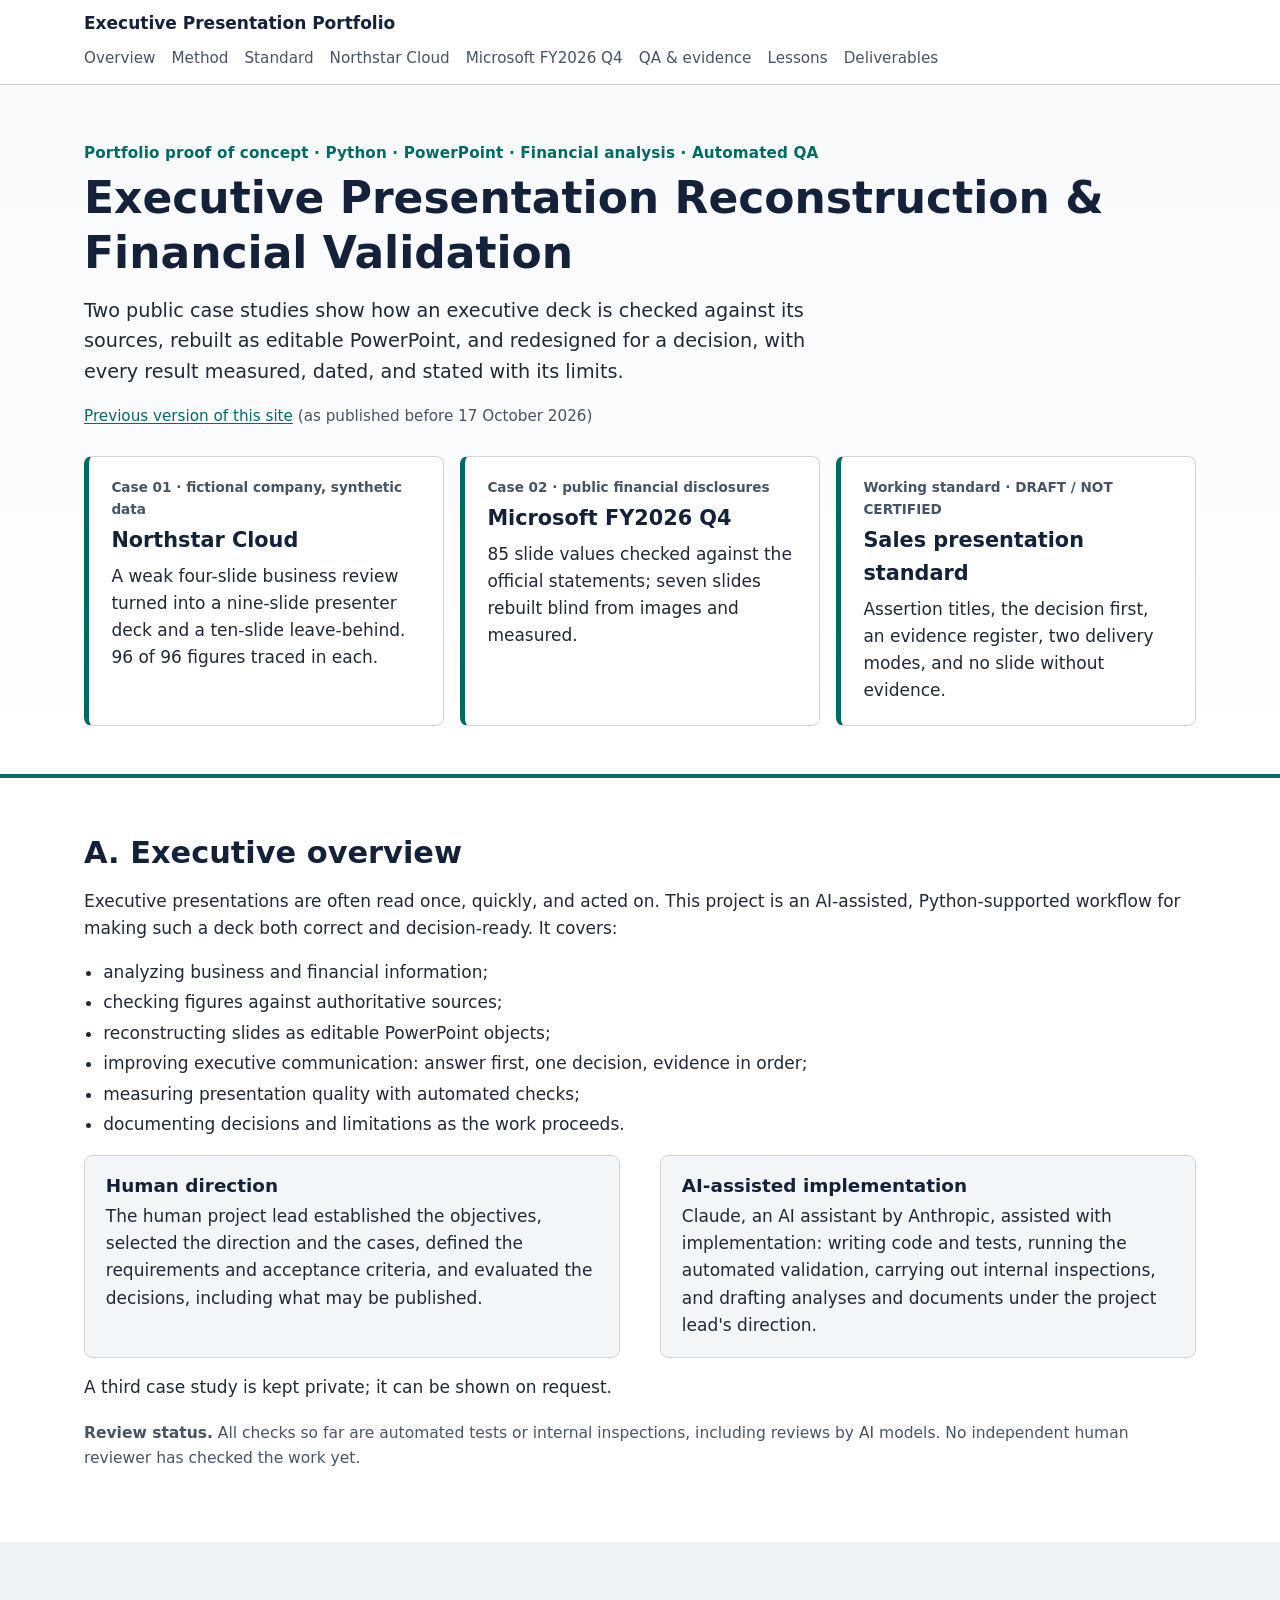
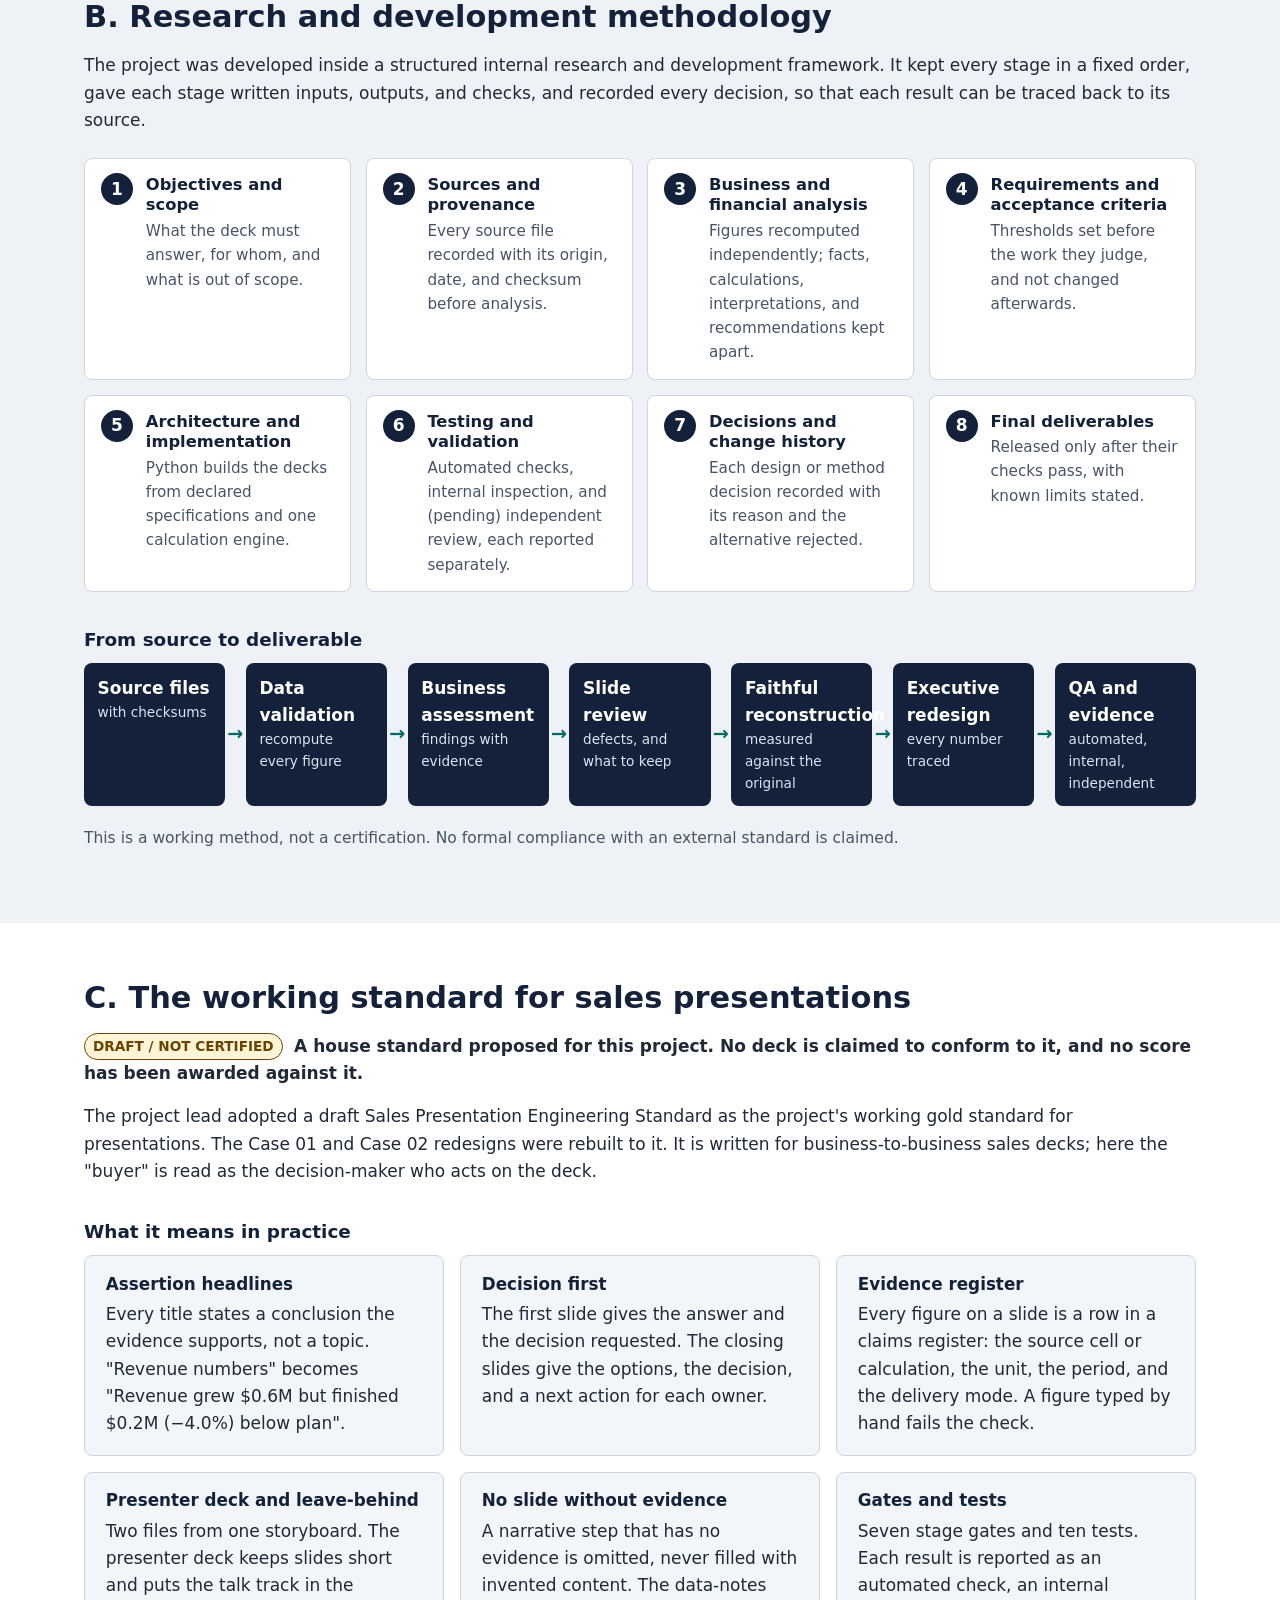
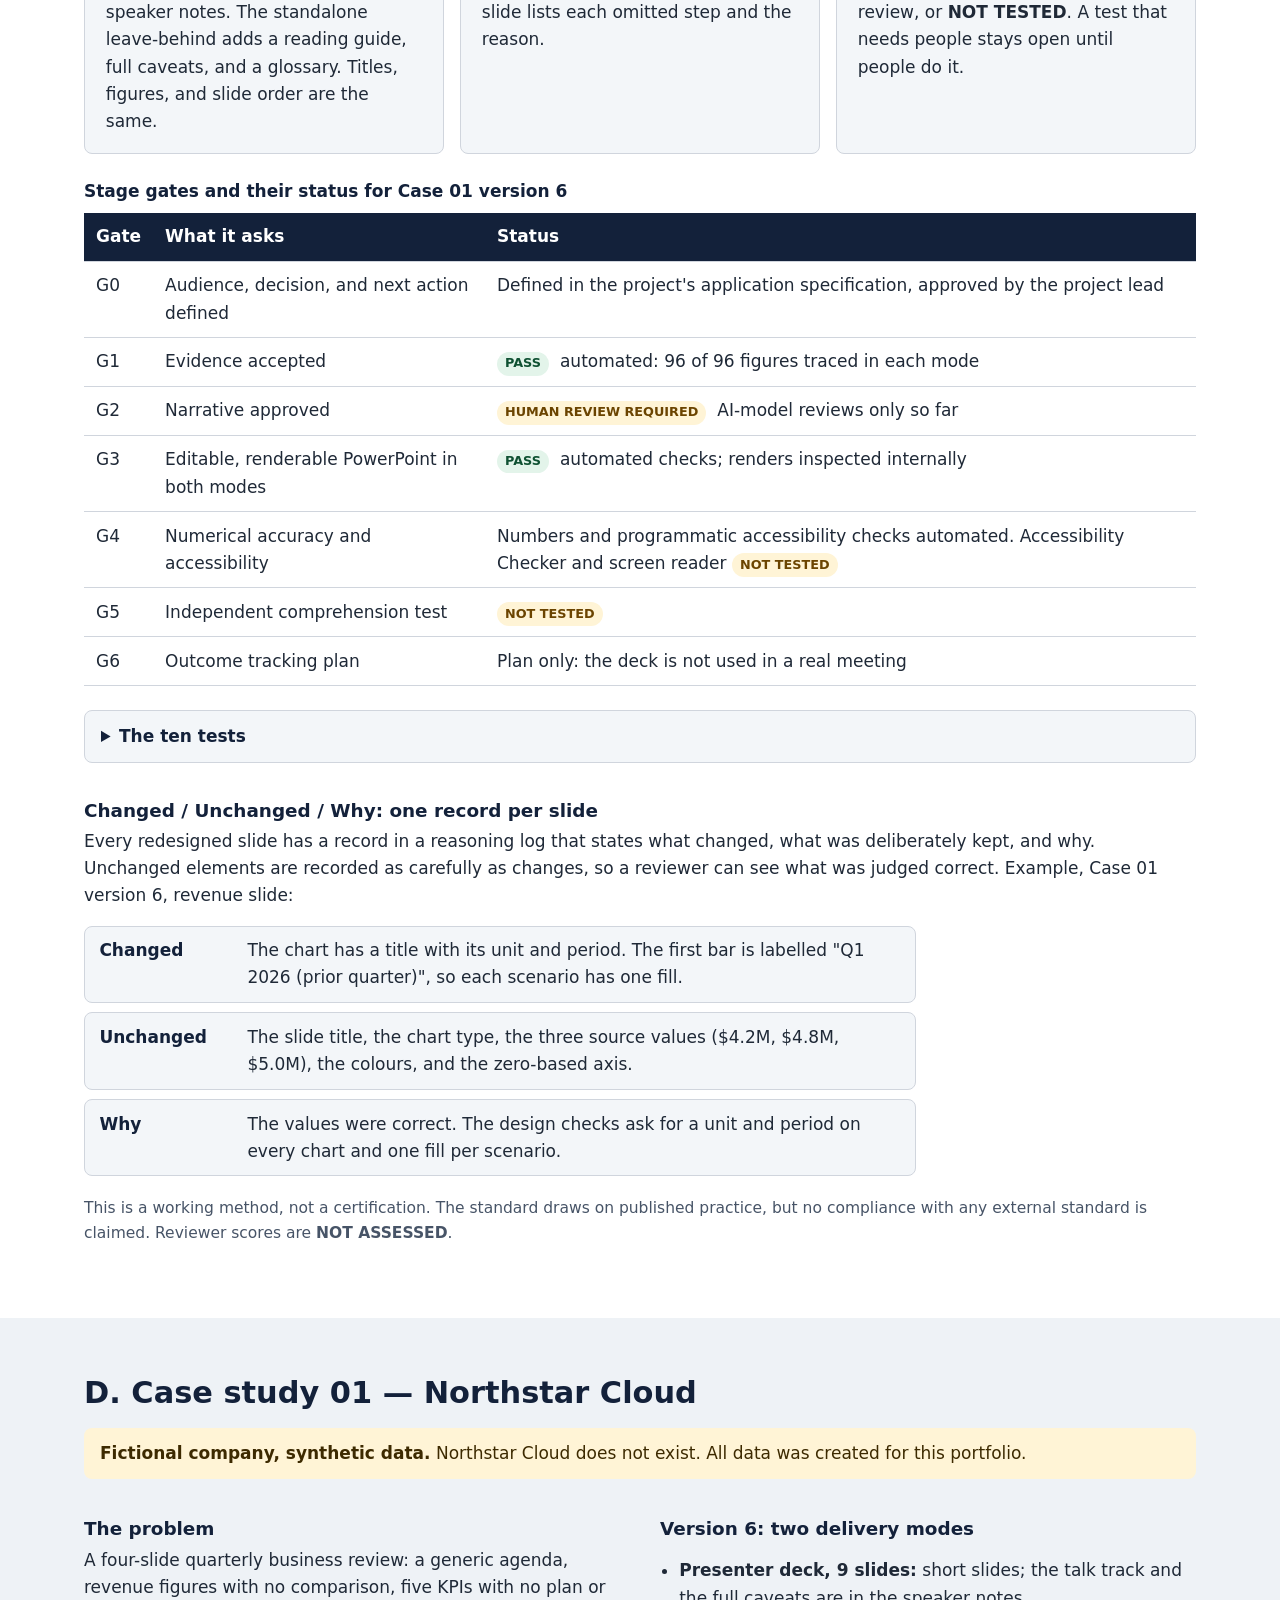
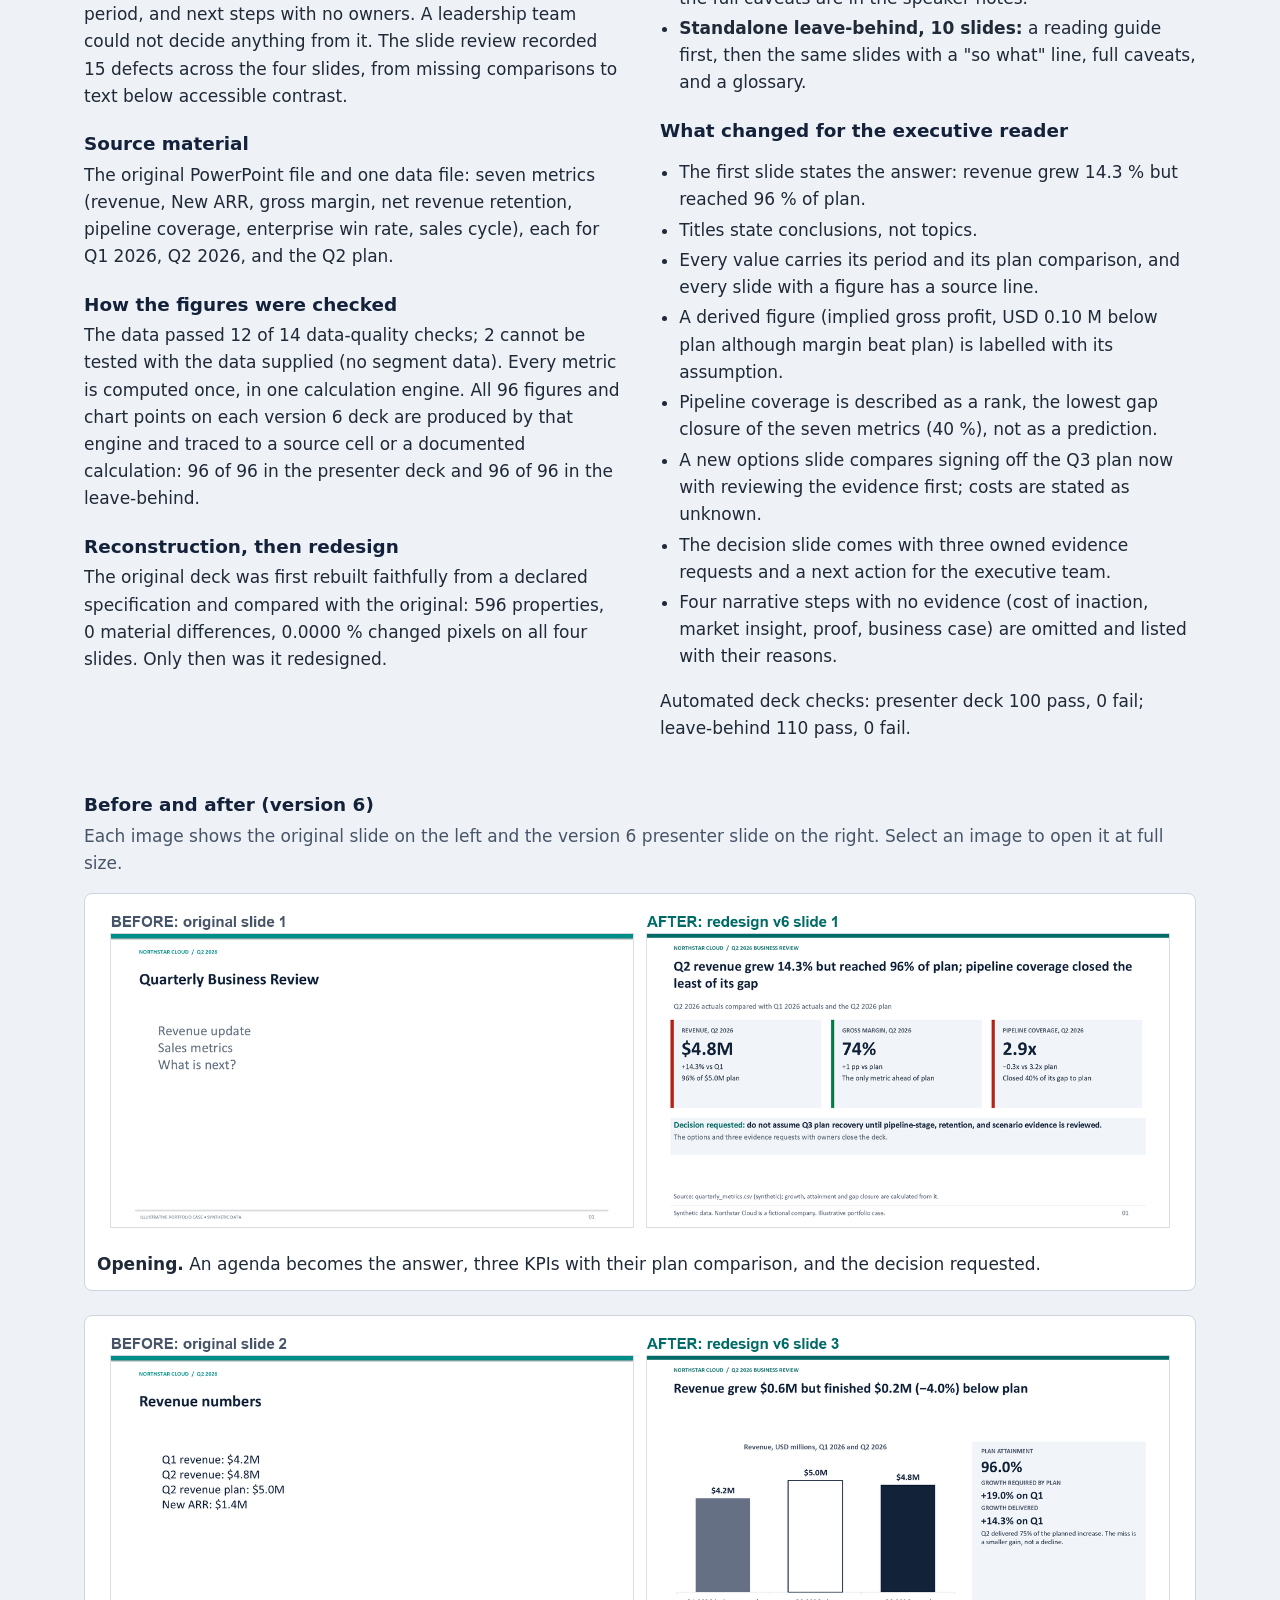
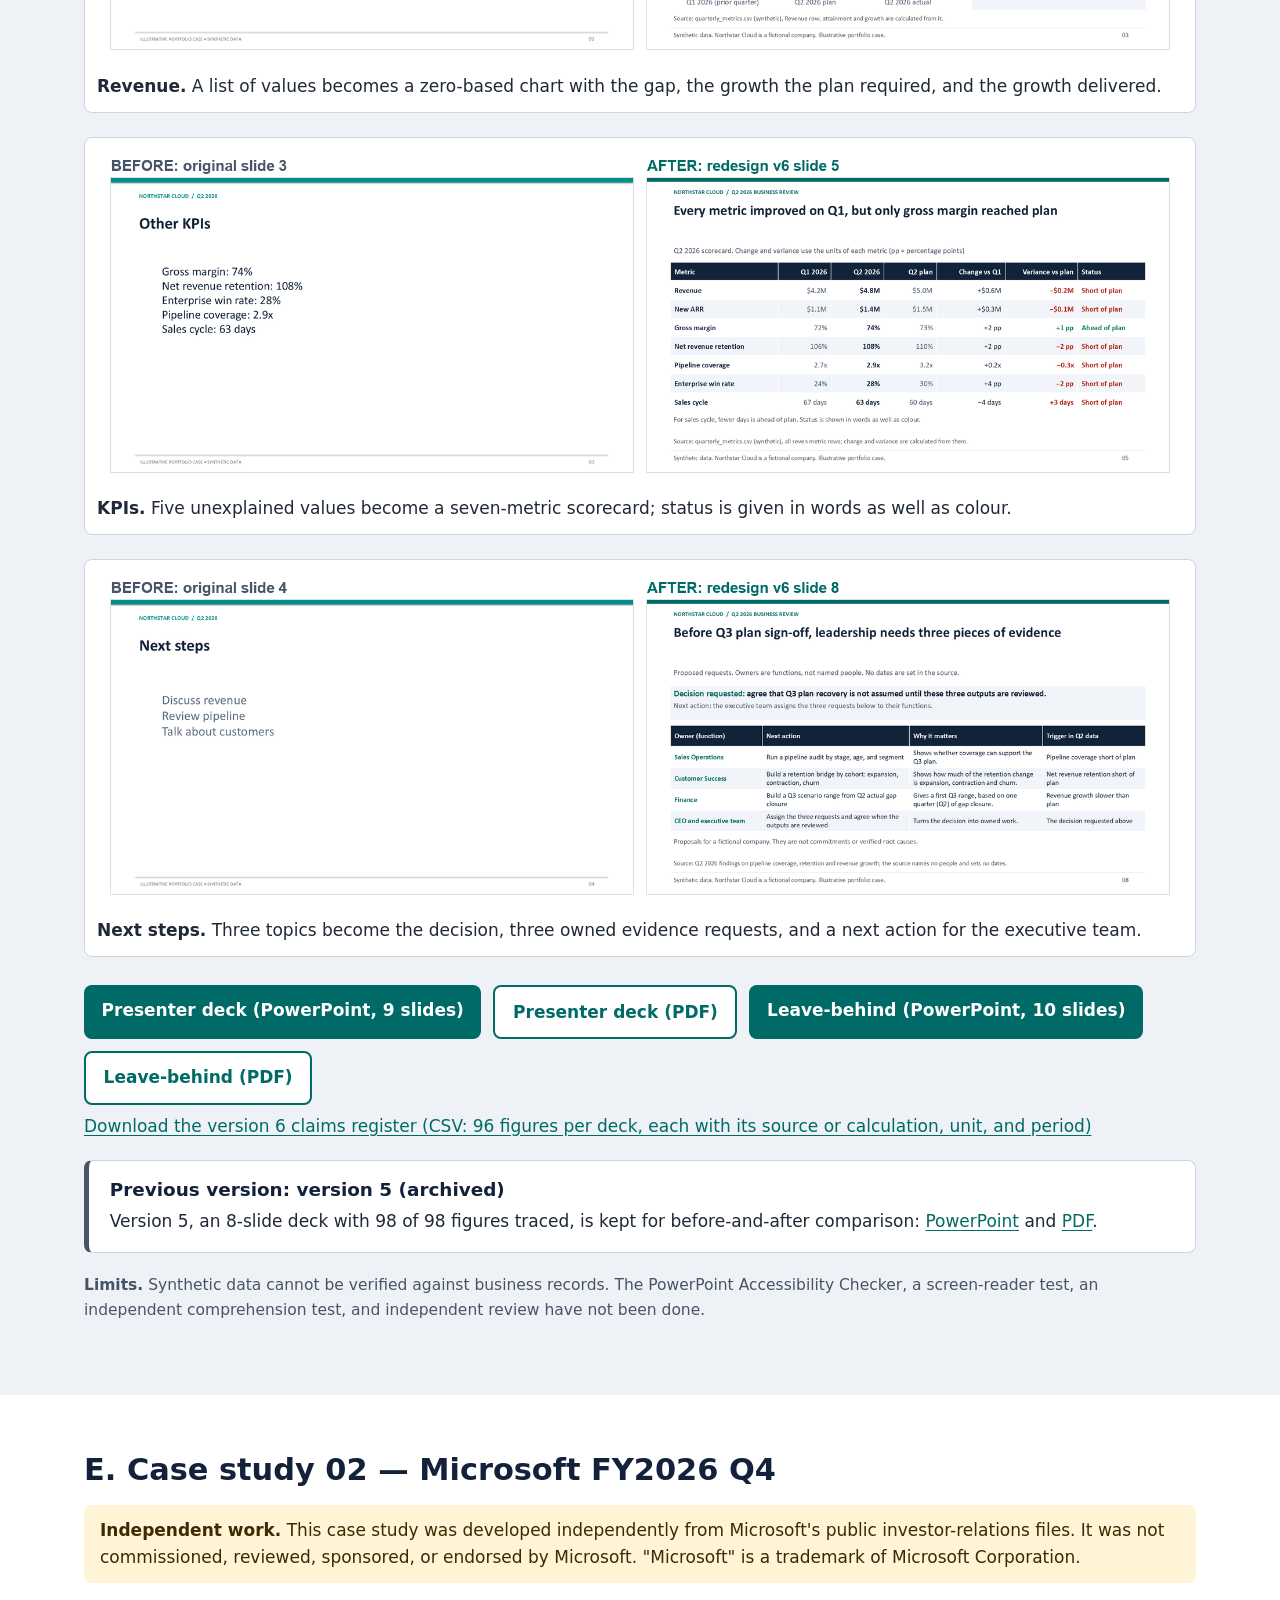
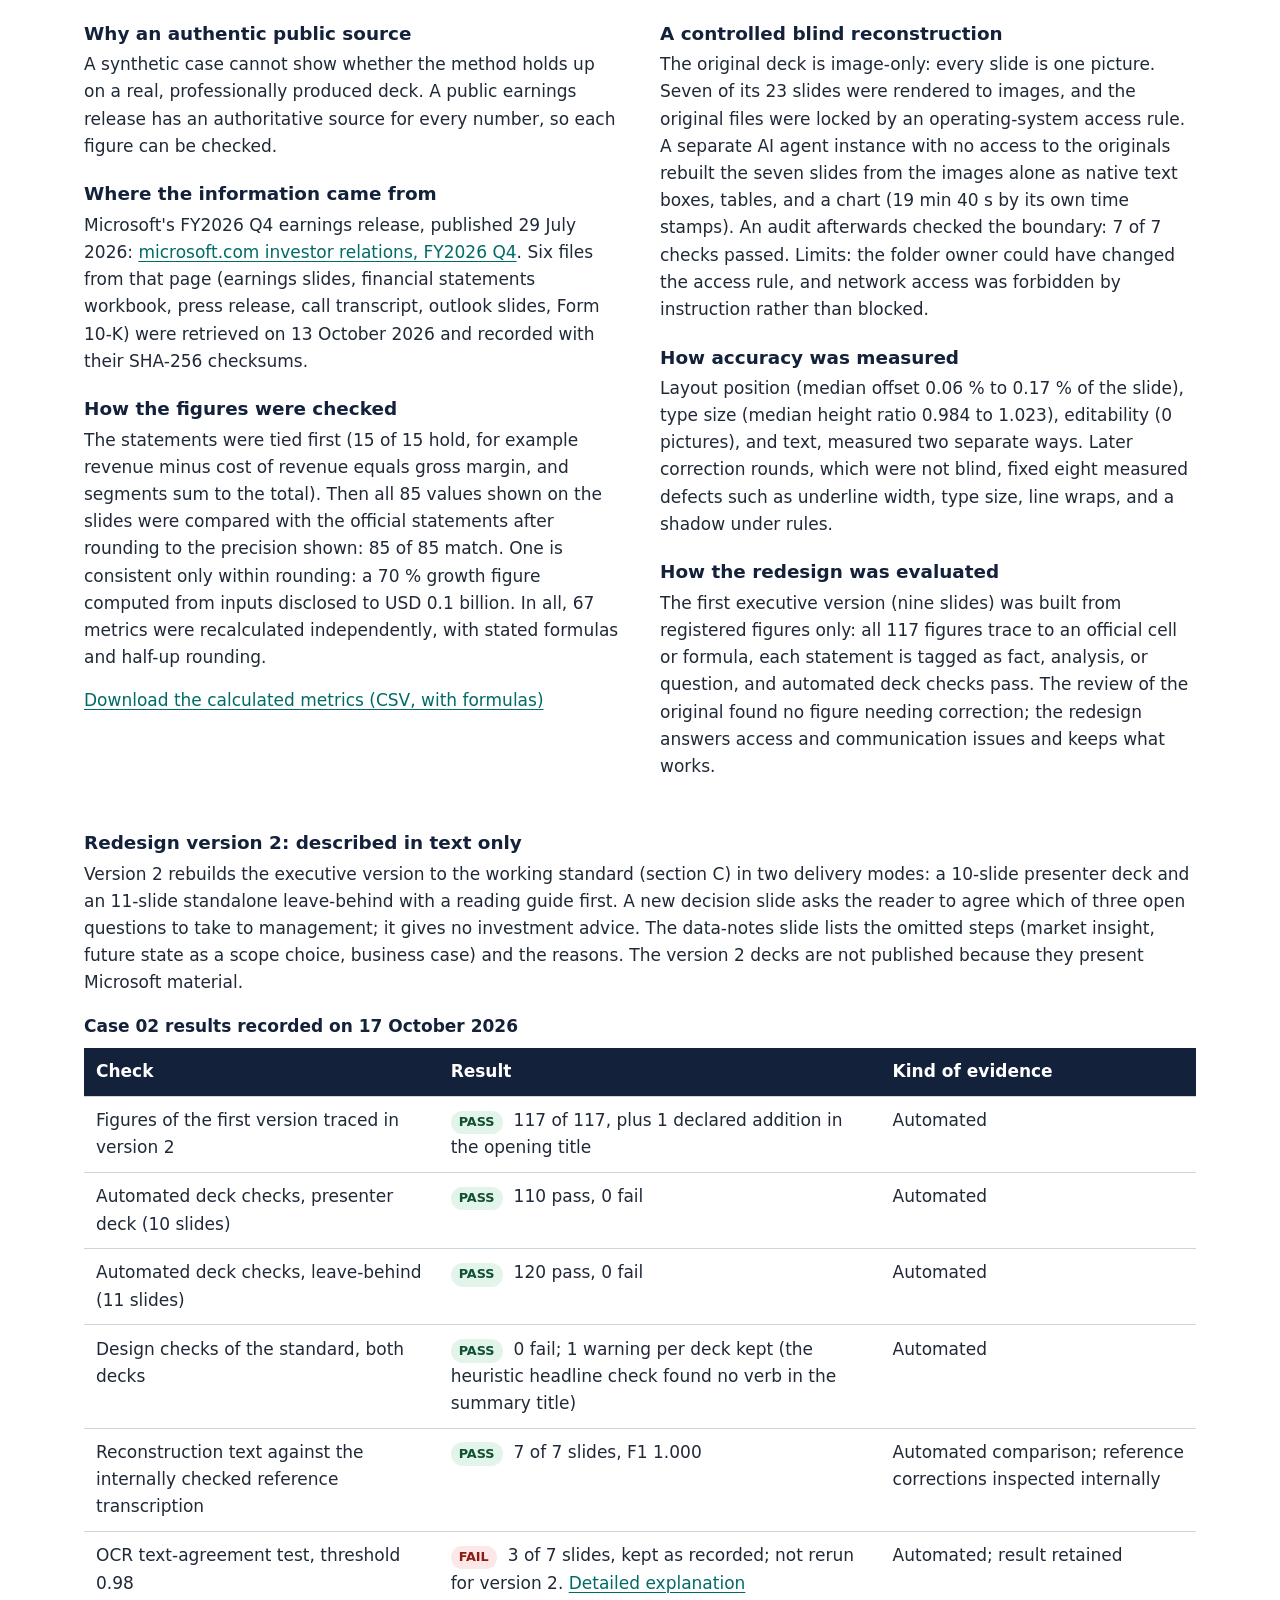
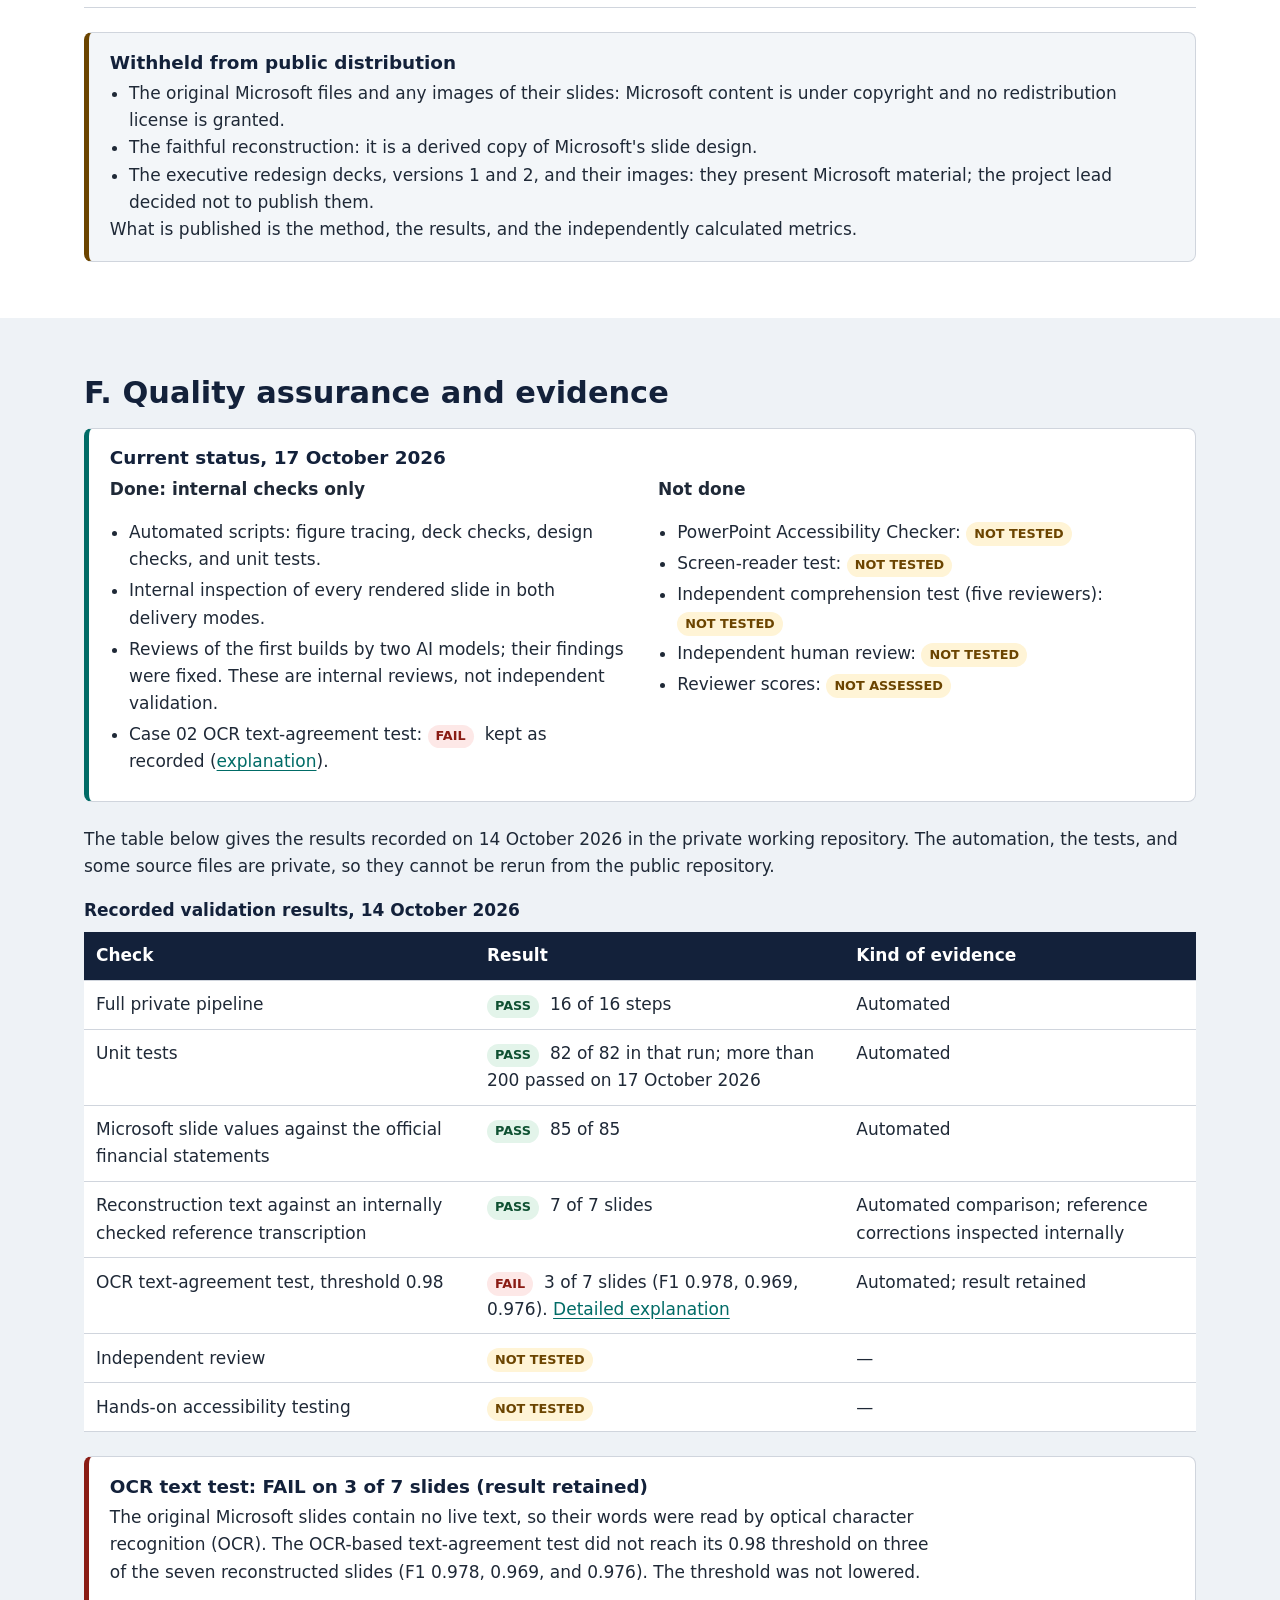
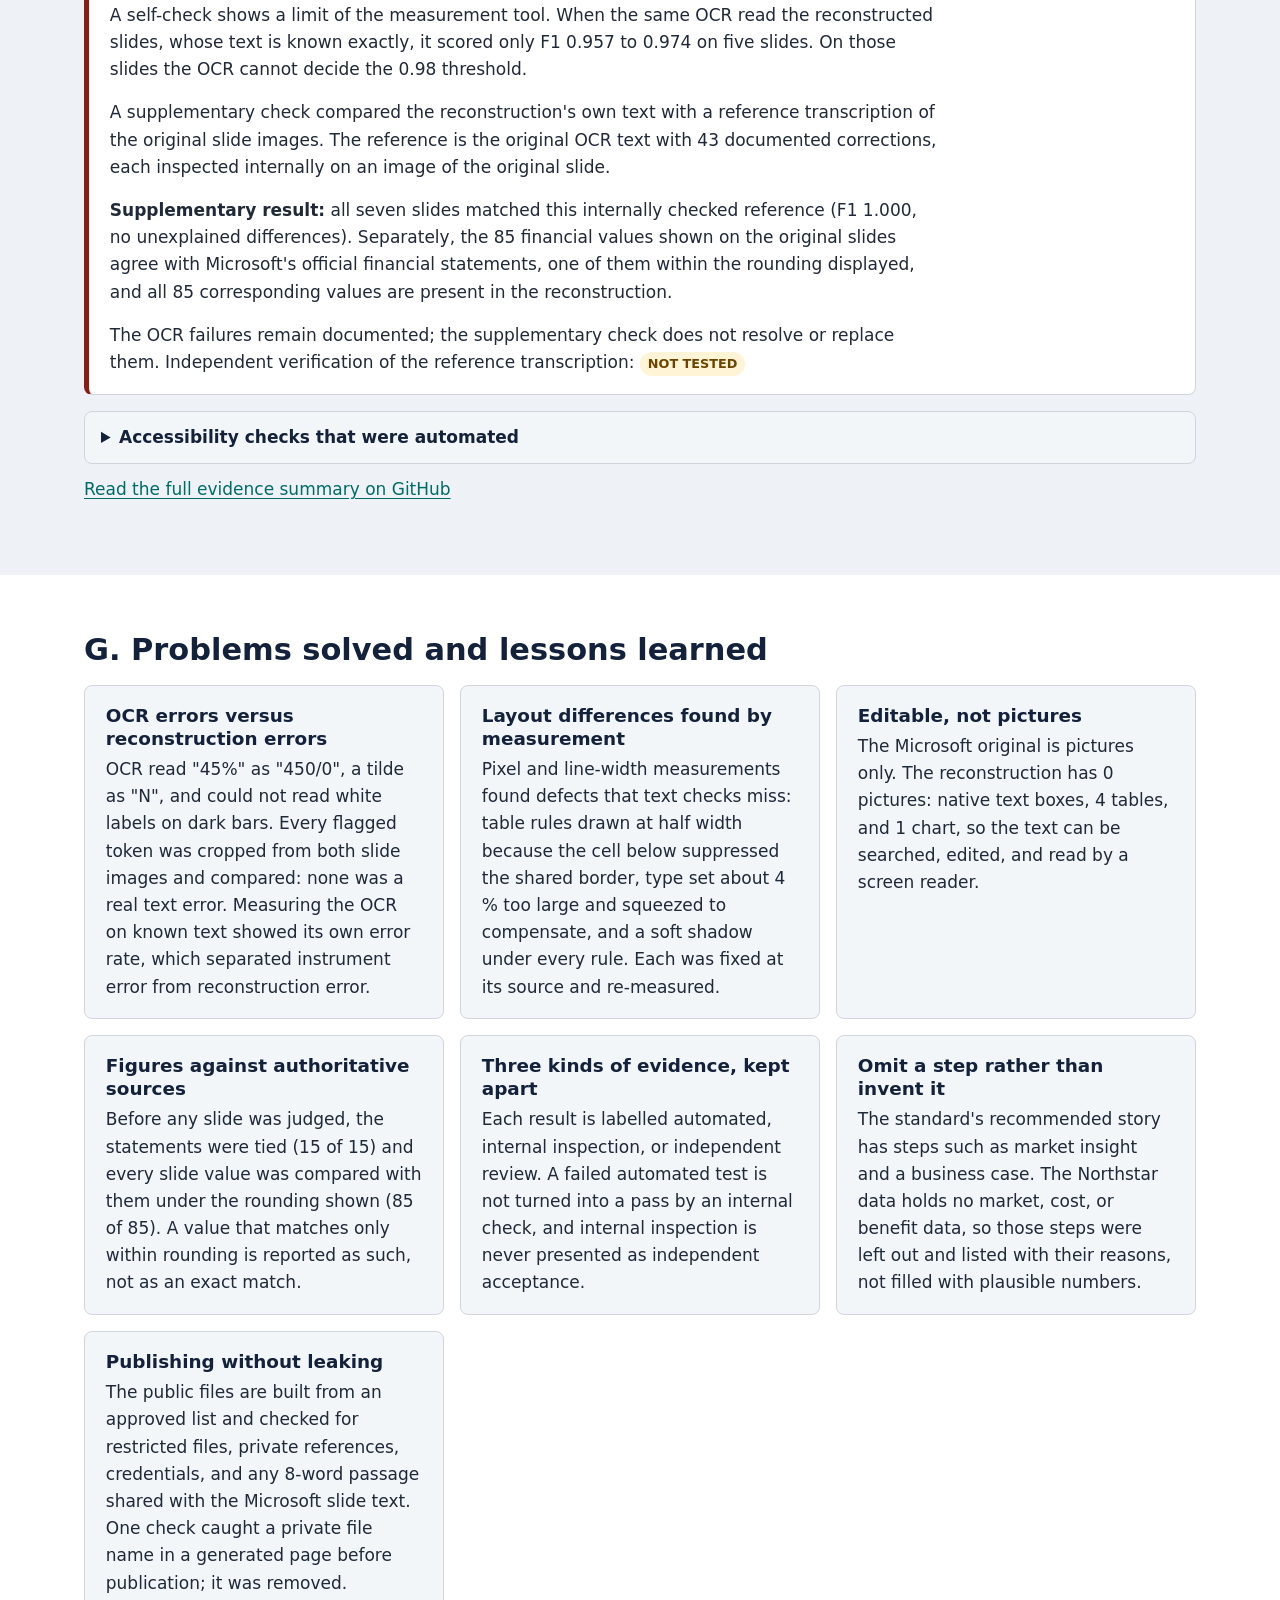
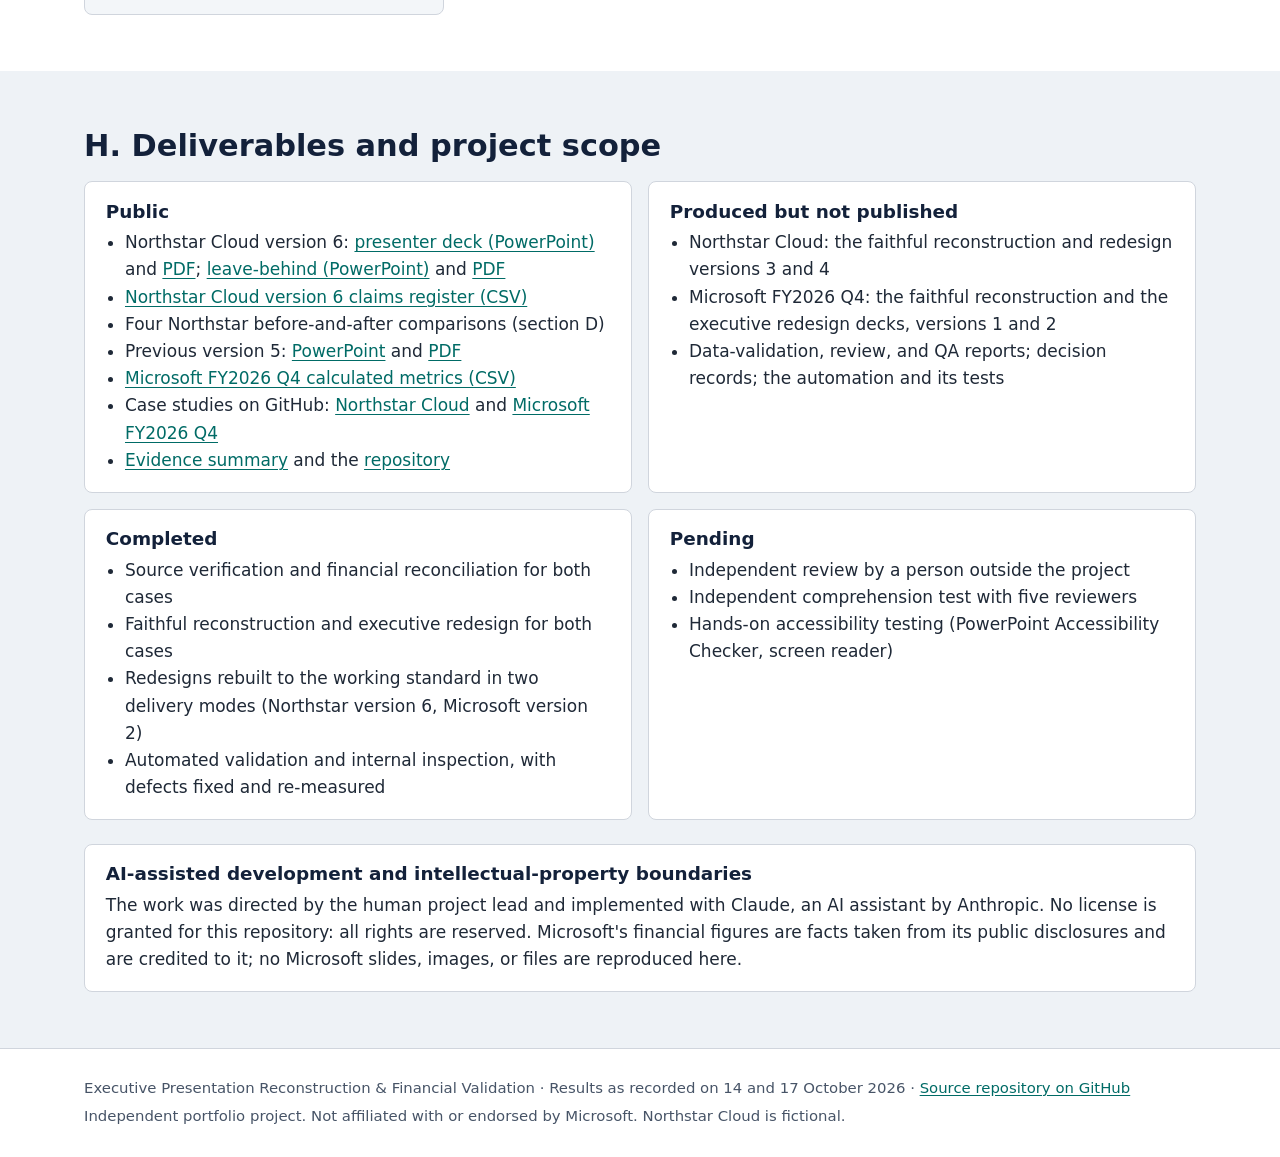
<file: docs/index.html>
<!doctype html>
<html lang="en">
<head>
<meta charset="utf-8">
<meta name="viewport" content="width=device-width, initial-scale=1">
<title>Executive Presentation Reconstruction &amp; Financial Validation</title>
<meta name="description" content="An AI-assisted, Python-supported portfolio: checking business and financial figures against authoritative sources, rebuilding editable PowerPoint slides, and improving executive communication, with recorded validation results and limits.">
<link rel="icon" href="data:image/svg+xml,%3Csvg%20xmlns%3D%27http%3A%2F%2Fwww.w3.org%2F2000%2Fsvg%27%20viewBox%3D%270%200%2032%2032%27%3E%3Crect%20width%3D%2732%27%20height%3D%2732%27%20rx%3D%276%27%20fill%3D%27%2313213a%27%2F%3E%3Cpath%20d%3D%27M8%2022V10h4v12zM14%2022v-8h4v8zM20%2022V6h4v16z%27%20fill%3D%27%23ffffff%27%2F%3E%3C%2Fsvg%3E">
<link rel="stylesheet" href="styles.css">
</head>
<body>
<a class="skip" href="#main">Skip to content</a>

<header class="site-header">
  <div class="wrap header-inner">
    <p class="brand"><a href="#top">Executive Presentation Portfolio</a></p>
    <nav aria-label="Sections">
      <ul>
        <li><a href="#overview">Overview</a></li>
        <li><a href="#method">Method</a></li>
        <li><a href="#standard">Standard</a></li>
        <li><a href="#northstar">Northstar Cloud</a></li>
        <li><a href="#microsoft">Microsoft FY2026 Q4</a></li>
        <li><a href="#qa">QA &amp; evidence</a></li>
        <li><a href="#lessons">Lessons</a></li>
        <li><a href="#deliverables">Deliverables</a></li>
      </ul>
    </nav>
  </div>
</header>

<main id="main">

<section class="hero" id="top" aria-labelledby="title">
  <div class="wrap">
    <p class="eyebrow">Portfolio proof of concept · Python · PowerPoint · Financial analysis · Automated QA</p>
    <h1 id="title">Executive Presentation Reconstruction &amp; Financial Validation</h1>
    <p class="lead">Two public case studies show how an executive deck is checked against its sources, rebuilt as editable PowerPoint, and redesigned for a decision, with every result measured, dated, and stated with its limits.</p>
    <p class="version-note"><a href="v5/">Previous version of this site</a> (as published before 17 October 2026)</p>
    <div class="cards">
      <a class="card" href="#northstar">
        <span class="card-kicker">Case 01 · fictional company, synthetic data</span>
        <span class="card-title">Northstar Cloud</span>
        <span class="card-text">A weak four-slide business review turned into a nine-slide presenter deck and a ten-slide leave-behind. 96 of 96 figures traced in each.</span>
      </a>
      <a class="card" href="#microsoft">
        <span class="card-kicker">Case 02 · public financial disclosures</span>
        <span class="card-title">Microsoft FY2026 Q4</span>
        <span class="card-text">85 slide values checked against the official statements; seven slides rebuilt blind from images and measured.</span>
      </a>
      <a class="card" href="#standard">
        <span class="card-kicker">Working standard · DRAFT / NOT CERTIFIED</span>
        <span class="card-title">Sales presentation standard</span>
        <span class="card-text">Assertion titles, the decision first, an evidence register, two delivery modes, and no slide without evidence.</span>
      </a>
    </div>
  </div>
</section>

<section id="overview" aria-labelledby="h-overview">
  <div class="wrap">
    <h2 id="h-overview">A. Executive overview</h2>
    <p>Executive presentations are often read once, quickly, and acted on. This project is an AI-assisted, Python-supported workflow for making such a deck both correct and decision-ready. It covers:</p>
    <ul class="ticks">
      <li>analyzing business and financial information;</li>
      <li>checking figures against authoritative sources;</li>
      <li>reconstructing slides as editable PowerPoint objects;</li>
      <li>improving executive communication: answer first, one decision, evidence in order;</li>
      <li>measuring presentation quality with automated checks;</li>
      <li>documenting decisions and limitations as the work proceeds.</li>
    </ul>
    <div class="split">
      <div class="panel">
        <h3>Human direction</h3>
        <p>The human project lead established the objectives, selected the direction and the cases, defined the requirements and acceptance criteria, and evaluated the decisions, including what may be published.</p>
      </div>
      <div class="panel">
        <h3>AI-assisted implementation</h3>
        <p>Claude, an AI assistant by Anthropic, assisted with implementation: writing code and tests, running the automated validation, carrying out internal inspections, and drafting analyses and documents under the project lead's direction.</p>
      </div>
    </div>
    <p>A third case study is kept private; it can be shown on request.</p>
    <p class="note"><strong>Review status.</strong> All checks so far are automated tests or internal inspections, including reviews by AI models. No independent human reviewer has checked the work yet.</p>
  </div>
</section>

<section id="method" class="alt" aria-labelledby="h-method">
  <div class="wrap">
    <h2 id="h-method">B. Research and development methodology</h2>
    <p>The project was developed inside a structured internal research and development framework. It kept every stage in a fixed order, gave each stage written inputs, outputs, and checks, and recorded every decision, so that each result can be traced back to its source.</p>
    <ol class="timeline">
      <li><span class="step">1</span><div><h3>Objectives and scope</h3><p>What the deck must answer, for whom, and what is out of scope.</p></div></li>
      <li><span class="step">2</span><div><h3>Sources and provenance</h3><p>Every source file recorded with its origin, date, and checksum before analysis.</p></div></li>
      <li><span class="step">3</span><div><h3>Business and financial analysis</h3><p>Figures recomputed independently; facts, calculations, interpretations, and recommendations kept apart.</p></div></li>
      <li><span class="step">4</span><div><h3>Requirements and acceptance criteria</h3><p>Thresholds set before the work they judge, and not changed afterwards.</p></div></li>
      <li><span class="step">5</span><div><h3>Architecture and implementation</h3><p>Python builds the decks from declared specifications and one calculation engine.</p></div></li>
      <li><span class="step">6</span><div><h3>Testing and validation</h3><p>Automated checks, internal inspection, and (pending) independent review, each reported separately.</p></div></li>
      <li><span class="step">7</span><div><h3>Decisions and change history</h3><p>Each design or method decision recorded with its reason and the alternative rejected.</p></div></li>
      <li><span class="step">8</span><div><h3>Final deliverables</h3><p>Released only after their checks pass, with known limits stated.</p></div></li>
    </ol>
    <h3 class="sub">From source to deliverable</h3>
    <ol class="flow" aria-label="Workflow from source to deliverable">
      <li>Source files<small>with checksums</small></li>
      <li>Data validation<small>recompute every figure</small></li>
      <li>Business assessment<small>findings with evidence</small></li>
      <li>Slide review<small>defects, and what to keep</small></li>
      <li>Faithful reconstruction<small>measured against the original</small></li>
      <li>Executive redesign<small>every number traced</small></li>
      <li>QA and evidence<small>automated, internal, independent</small></li>
    </ol>
    <p class="note">This is a working method, not a certification. No formal compliance with an external standard is claimed.</p>
  </div>
</section>

<section id="standard" aria-labelledby="h-standard">
  <div class="wrap">
    <h2 id="h-standard">C. The working standard for sales presentations</h2>
    <p class="status-line"><span class="badge draft">DRAFT / NOT CERTIFIED</span> A house standard proposed for this project. No deck is claimed to conform to it, and no score has been awarded against it.</p>
    <p>The project lead adopted a draft Sales Presentation Engineering Standard as the project's working gold standard for presentations. The Case 01 and Case 02 redesigns were rebuilt to it. It is written for business-to-business sales decks; here the "buyer" is read as the decision-maker who acts on the deck.</p>
    <h3 class="sub">What it means in practice</h3>
    <div class="grid rules">
      <article class="panel">
        <h3>Assertion headlines</h3>
        <p>Every title states a conclusion the evidence supports, not a topic. "Revenue numbers" becomes "Revenue grew $0.6M but finished $0.2M (−4.0%) below plan".</p>
      </article>
      <article class="panel">
        <h3>Decision first</h3>
        <p>The first slide gives the answer and the decision requested. The closing slides give the options, the decision, and a next action for each owner.</p>
      </article>
      <article class="panel">
        <h3>Evidence register</h3>
        <p>Every figure on a slide is a row in a claims register: the source cell or calculation, the unit, the period, and the delivery mode. A figure typed by hand fails the check.</p>
      </article>
      <article class="panel">
        <h3>Presenter deck and leave-behind</h3>
        <p>Two files from one storyboard. The presenter deck keeps slides short and puts the talk track in the speaker notes. The standalone leave-behind adds a reading guide, full caveats, and a glossary. Titles, figures, and slide order are the same.</p>
      </article>
      <article class="panel">
        <h3>No slide without evidence</h3>
        <p>A narrative step that has no evidence is omitted, never filled with invented content. The data-notes slide lists each omitted step and the reason.</p>
      </article>
      <article class="panel">
        <h3>Gates and tests</h3>
        <p>Seven stage gates and ten tests. Each result is reported as an automated check, an internal review, or <strong>NOT TESTED</strong>. A test that needs people stays open until people do it.</p>
      </article>
    </div>

    <div class="table-scroll">
      <table>
        <caption>Stage gates and their status for Case 01 version 6</caption>
        <thead>
          <tr><th scope="col">Gate</th><th scope="col">What it asks</th><th scope="col">Status</th></tr>
        </thead>
        <tbody>
          <tr><td data-label="Gate">G0</td><td data-label="What it asks">Audience, decision, and next action defined</td><td data-label="Status">Defined in the project's application specification, approved by the project lead</td></tr>
          <tr><td data-label="Gate">G1</td><td data-label="What it asks">Evidence accepted</td><td data-label="Status"><span class="badge pass">PASS</span> automated: 96 of 96 figures traced in each mode</td></tr>
          <tr><td data-label="Gate">G2</td><td data-label="What it asks">Narrative approved</td><td data-label="Status"><span class="badge open">HUMAN REVIEW REQUIRED</span> AI-model reviews only so far</td></tr>
          <tr><td data-label="Gate">G3</td><td data-label="What it asks">Editable, renderable PowerPoint in both modes</td><td data-label="Status"><span class="badge pass">PASS</span> automated checks; renders inspected internally</td></tr>
          <tr><td data-label="Gate">G4</td><td data-label="What it asks">Numerical accuracy and accessibility</td><td data-label="Status">Numbers and programmatic accessibility checks automated. Accessibility Checker and screen reader <span class="badge open">NOT TESTED</span></td></tr>
          <tr><td data-label="Gate">G5</td><td data-label="What it asks">Independent comprehension test</td><td data-label="Status"><span class="badge open">NOT TESTED</span></td></tr>
          <tr><td data-label="Gate">G6</td><td data-label="What it asks">Outcome tracking plan</td><td data-label="Status">Plan only: the deck is not used in a real meeting</td></tr>
        </tbody>
      </table>
    </div>
    <details>
      <summary>The ten tests</summary>
      <ul>
        <li>T01 claims and T02 numbers: automated.</li>
        <li>T03 text fidelity: automated (slide text against the storyboard).</li>
        <li>T04 OCR: not applicable to Case 01 (the original is editable); in Case 02 the OCR result stays FAIL as recorded.</li>
        <li>T05 visual and T06 editability: automated checks plus internal inspection.</li>
        <li>T07 accessibility (PowerPoint Accessibility Checker, screen reader): NOT TESTED.</li>
        <li>T08 comprehension by five independent reviewers: NOT TESTED.</li>
        <li>T09 stakeholder consensus and T10 outcomes: not applicable as written; nothing is sold and the deck is not deployed.</li>
      </ul>
    </details>

    <h3 class="sub">Changed / Unchanged / Why: one record per slide</h3>
    <p>Every redesigned slide has a record in a reasoning log that states what changed, what was deliberately kept, and why. Unchanged elements are recorded as carefully as changes, so a reviewer can see what was judged correct. Example, Case 01 version 6, revenue slide:</p>
    <dl class="cuw">
      <div><dt>Changed</dt><dd>The chart has a title with its unit and period. The first bar is labelled "Q1 2026 (prior quarter)", so each scenario has one fill.</dd></div>
      <div><dt>Unchanged</dt><dd>The slide title, the chart type, the three source values ($4.2M, $4.8M, $5.0M), the colours, and the zero-based axis.</dd></div>
      <div><dt>Why</dt><dd>The values were correct. The design checks ask for a unit and period on every chart and one fill per scenario.</dd></div>
    </dl>
    <p class="note">This is a working method, not a certification. The standard draws on published practice, but no compliance with any external standard is claimed. Reviewer scores are <strong>NOT ASSESSED</strong>.</p>
  </div>
</section>

<section id="northstar" class="alt" aria-labelledby="h-northstar">
  <div class="wrap">
    <h2 id="h-northstar">D. Case study 01 — Northstar Cloud</h2>
    <p class="disclosure"><strong>Fictional company, synthetic data.</strong> Northstar Cloud does not exist. All data was created for this portfolio.</p>
    <div class="split">
      <div>
        <h3>The problem</h3>
        <p>A four-slide quarterly business review: a generic agenda, revenue figures with no comparison, five KPIs with no plan or period, and next steps with no owners. A leadership team could not decide anything from it. The slide review recorded 15 defects across the four slides, from missing comparisons to text below accessible contrast.</p>
        <h3>Source material</h3>
        <p>The original PowerPoint file and one data file: seven metrics (revenue, New ARR, gross margin, net revenue retention, pipeline coverage, enterprise win rate, sales cycle), each for Q1 2026, Q2 2026, and the Q2 plan.</p>
        <h3>How the figures were checked</h3>
        <p>The data passed 12 of 14 data-quality checks; 2 cannot be tested with the data supplied (no segment data). Every metric is computed once, in one calculation engine. All 96 figures and chart points on each version 6 deck are produced by that engine and traced to a source cell or a documented calculation: 96 of 96 in the presenter deck and 96 of 96 in the leave-behind.</p>
        <h3>Reconstruction, then redesign</h3>
        <p>The original deck was first rebuilt faithfully from a declared specification and compared with the original: 596 properties, 0 material differences, 0.0000 % changed pixels on all four slides. Only then was it redesigned.</p>
      </div>
      <div>
        <h3>Version 6: two delivery modes</h3>
        <ul class="ticks">
          <li><strong>Presenter deck, 9 slides:</strong> short slides; the talk track and the full caveats are in the speaker notes.</li>
          <li><strong>Standalone leave-behind, 10 slides:</strong> a reading guide first, then the same slides with a "so what" line, full caveats, and a glossary.</li>
        </ul>
        <h3>What changed for the executive reader</h3>
        <ul class="ticks">
          <li>The first slide states the answer: revenue grew 14.3 % but reached 96 % of plan.</li>
          <li>Titles state conclusions, not topics.</li>
          <li>Every value carries its period and its plan comparison, and every slide with a figure has a source line.</li>
          <li>A derived figure (implied gross profit, USD 0.10 M below plan although margin beat plan) is labelled with its assumption.</li>
          <li>Pipeline coverage is described as a rank, the lowest gap closure of the seven metrics (40 %), not as a prediction.</li>
          <li>A new options slide compares signing off the Q3 plan now with reviewing the evidence first; costs are stated as unknown.</li>
          <li>The decision slide comes with three owned evidence requests and a next action for the executive team.</li>
          <li>Four narrative steps with no evidence (cost of inaction, market insight, proof, business case) are omitted and listed with their reasons.</li>
        </ul>
        <p>Automated deck checks: presenter deck 100 pass, 0 fail; leave-behind 110 pass, 0 fail.</p>
      </div>
    </div>

    <h3 class="sub">Before and after (version 6)</h3>
    <p class="hint">Each image shows the original slide on the left and the version 6 presenter slide on the right. Select an image to open it at full size.</p>
    <div class="compare">
      <figure>
        <a href="assets/northstar/before_after/v6_01_opening.png"><img src="assets/northstar/before_after/v6_01_opening.png" width="1872" height="578" loading="lazy" alt="Before: original slide 1, an agenda titled Quarterly Business Review listing Revenue update, Sales metrics, and What is next. After: version 6 slide 1 with the title Q2 revenue grew 14.3% but reached 96% of plan; pipeline coverage closed the least of its gap. Three KPI tiles show revenue $4.8M, 96% of the $5.0M plan; gross margin 74%, the only metric ahead of plan; and pipeline coverage 2.9x, closed 40% of its gap. Below them, the decision requested and a source line."><span class="sr-only"> Opens the full-size image.</span></a>
        <figcaption><strong>Opening.</strong> An agenda becomes the answer, three KPIs with their plan comparison, and the decision requested.</figcaption>
      </figure>
      <figure>
        <a href="assets/northstar/before_after/v6_02_revenue.png"><img src="assets/northstar/before_after/v6_02_revenue.png" width="1872" height="578" loading="lazy" alt="Before: original slide 2, Revenue numbers, a text list of Q1 revenue $4.2M, Q2 revenue $4.8M, plan $5.0M, and New ARR $1.4M. After: version 6 slide 3, Revenue grew $0.6M but finished $0.2M (minus 4.0%) below plan, with a zero-based column chart titled Revenue, USD millions, Q1 2026 and Q2 2026, showing Q1 2026 prior quarter $4.2M, Q2 2026 plan $5.0M, and Q2 2026 actual $4.8M, and a panel showing 96.0% plan attainment, 19.0% growth required, and 14.3% delivered."><span class="sr-only"> Opens the full-size image.</span></a>
        <figcaption><strong>Revenue.</strong> A list of values becomes a zero-based chart with the gap, the growth the plan required, and the growth delivered.</figcaption>
      </figure>
      <figure>
        <a href="assets/northstar/before_after/v6_03_kpis.png"><img src="assets/northstar/before_after/v6_03_kpis.png" width="1872" height="578" loading="lazy" alt="Before: original slide 3, Other KPIs, five values without period or plan. After: version 6 slide 5, Every metric improved on Q1, but only gross margin reached plan, a scorecard table of seven metrics with Q1 2026, Q2 2026, Q2 plan, change, variance, and status in words; only gross margin is Ahead of plan."><span class="sr-only"> Opens the full-size image.</span></a>
        <figcaption><strong>KPIs.</strong> Five unexplained values become a seven-metric scorecard; status is given in words as well as colour.</figcaption>
      </figure>
      <figure>
        <a href="assets/northstar/before_after/v6_04_next_steps.png"><img src="assets/northstar/before_after/v6_04_next_steps.png" width="1872" height="578" loading="lazy" alt="Before: original slide 4, Next steps, listing Discuss revenue, Review pipeline, and Talk about customers. After: version 6 slide 8, Before Q3 plan sign-off, leadership needs three pieces of evidence. The decision requested comes first, then a table of owner function, next action, why it matters, and the trigger in the Q2 data, for Sales Operations, Customer Success, Finance, and the CEO and executive team."><span class="sr-only"> Opens the full-size image.</span></a>
        <figcaption><strong>Next steps.</strong> Three topics become the decision, three owned evidence requests, and a next action for the executive team.</figcaption>
      </figure>
    </div>

    <div class="downloads" role="group" aria-label="Northstar Cloud version 6 downloads">
      <a class="button" href="assets/northstar/executive_revenue_review_v6.pptx" download>Presenter deck (PowerPoint, 9 slides)</a>
      <a class="button secondary" href="assets/northstar/executive_revenue_review_v6.pdf">Presenter deck (PDF)</a>
      <a class="button" href="assets/northstar/executive_revenue_review_v6_leave_behind.pptx" download>Leave-behind (PowerPoint, 10 slides)</a>
      <a class="button secondary" href="assets/northstar/executive_revenue_review_v6_leave_behind.pdf">Leave-behind (PDF)</a>
    </div>
    <p><a href="assets/northstar/claims_register_v6.csv">Download the version 6 claims register (CSV: 96 figures per deck, each with its source or calculation, unit, and period)</a></p>
    <div class="panel previous">
      <h3>Previous version: version 5 (archived)</h3>
      <p>Version 5, an 8-slide deck with 98 of 98 figures traced, is kept for before-and-after comparison: <a href="assets/northstar/previous_versions/v5/executive_revenue_review_v5.pptx" download>PowerPoint</a> and <a href="assets/northstar/previous_versions/v5/executive_revenue_review_v5.pdf">PDF</a>.</p>
    </div>
    <p class="note"><strong>Limits.</strong> Synthetic data cannot be verified against business records. The PowerPoint Accessibility Checker, a screen-reader test, an independent comprehension test, and independent review have not been done.</p>
  </div>
</section>

<section id="microsoft" aria-labelledby="h-microsoft">
  <div class="wrap">
    <h2 id="h-microsoft">E. Case study 02 — Microsoft FY2026 Q4</h2>
    <p class="disclosure"><strong>Independent work.</strong> This case study was developed independently from Microsoft's public investor-relations files. It was not commissioned, reviewed, sponsored, or endorsed by Microsoft. "Microsoft" is a trademark of Microsoft Corporation.</p>
    <div class="split">
      <div>
        <h3>Why an authentic public source</h3>
        <p>A synthetic case cannot show whether the method holds up on a real, professionally produced deck. A public earnings release has an authoritative source for every number, so each figure can be checked.</p>
        <h3>Where the information came from</h3>
        <p>Microsoft's FY2026 Q4 earnings release, published 29 July 2026: <a href="https://www.microsoft.com/en-us/investor/earnings/fy-2026-q4/press-release-webcast">microsoft.com investor relations, FY2026 Q4</a>. Six files from that page (earnings slides, financial statements workbook, press release, call transcript, outlook slides, Form 10-K) were retrieved on 13 October 2026 and recorded with their SHA-256 checksums.</p>
        <h3>How the figures were checked</h3>
        <p>The statements were tied first (15 of 15 hold, for example revenue minus cost of revenue equals gross margin, and segments sum to the total). Then all 85 values shown on the slides were compared with the official statements after rounding to the precision shown: 85 of 85 match. One is consistent only within rounding: a 70 % growth figure computed from inputs disclosed to USD 0.1 billion. In all, 67 metrics were recalculated independently, with stated formulas and half-up rounding.</p>
        <p><a href="assets/microsoft_fy2026_q4_calculated_metrics.csv">Download the calculated metrics (CSV, with formulas)</a></p>
      </div>
      <div>
        <h3>A controlled blind reconstruction</h3>
        <p>The original deck is image-only: every slide is one picture. Seven of its 23 slides were rendered to images, and the original files were locked by an operating-system access rule. A separate AI agent instance with no access to the originals rebuilt the seven slides from the images alone as native text boxes, tables, and a chart (19 min 40 s by its own time stamps). An audit afterwards checked the boundary: 7 of 7 checks passed. Limits: the folder owner could have changed the access rule, and network access was forbidden by instruction rather than blocked.</p>
        <h3>How accuracy was measured</h3>
        <p>Layout position (median offset 0.06 % to 0.17 % of the slide), type size (median height ratio 0.984 to 1.023), editability (0 pictures), and text, measured two separate ways. Later correction rounds, which were not blind, fixed eight measured defects such as underline width, type size, line wraps, and a shadow under rules.</p>
        <h3>How the redesign was evaluated</h3>
        <p>The first executive version (nine slides) was built from registered figures only: all 117 figures trace to an official cell or formula, each statement is tagged as fact, analysis, or question, and automated deck checks pass. The review of the original found no figure needing correction; the redesign answers access and communication issues and keeps what works.</p>
      </div>
    </div>
    <h3 class="sub">Redesign version 2: described in text only</h3>
    <p>Version 2 rebuilds the executive version to the working standard (section C) in two delivery modes: a 10-slide presenter deck and an 11-slide standalone leave-behind with a reading guide first. A new decision slide asks the reader to agree which of three open questions to take to management; it gives no investment advice. The data-notes slide lists the omitted steps (market insight, future state as a scope choice, business case) and the reasons. The version 2 decks are not published because they present Microsoft material.</p>
    <div class="table-scroll">
      <table>
        <caption>Case 02 results recorded on 17 October 2026</caption>
        <thead>
          <tr><th scope="col">Check</th><th scope="col">Result</th><th scope="col">Kind of evidence</th></tr>
        </thead>
        <tbody>
          <tr><td data-label="Check">Figures of the first version traced in version 2</td><td data-label="Result"><span class="badge pass">PASS</span> 117 of 117, plus 1 declared addition in the opening title</td><td data-label="Kind of evidence">Automated</td></tr>
          <tr><td data-label="Check">Automated deck checks, presenter deck (10 slides)</td><td data-label="Result"><span class="badge pass">PASS</span> 110 pass, 0 fail</td><td data-label="Kind of evidence">Automated</td></tr>
          <tr><td data-label="Check">Automated deck checks, leave-behind (11 slides)</td><td data-label="Result"><span class="badge pass">PASS</span> 120 pass, 0 fail</td><td data-label="Kind of evidence">Automated</td></tr>
          <tr><td data-label="Check">Design checks of the standard, both decks</td><td data-label="Result"><span class="badge pass">PASS</span> 0 fail; 1 warning per deck kept (the heuristic headline check found no verb in the summary title)</td><td data-label="Kind of evidence">Automated</td></tr>
          <tr><td data-label="Check">Reconstruction text against the internally checked reference transcription</td><td data-label="Result"><span class="badge pass">PASS</span> 7 of 7 slides, F1 1.000</td><td data-label="Kind of evidence">Automated comparison; reference corrections inspected internally</td></tr>
          <tr><td data-label="Check">OCR text-agreement test, threshold 0.98</td><td data-label="Result"><span class="badge fail">FAIL</span> 3 of 7 slides, kept as recorded; not rerun for version 2. <a href="#ocr-test">Detailed explanation</a></td><td data-label="Kind of evidence">Automated; result retained</td></tr>
        </tbody>
      </table>
    </div>
    <div class="panel withheld">
      <h3>Withheld from public distribution</h3>
      <ul>
        <li>The original Microsoft files and any images of their slides: Microsoft content is under copyright and no redistribution license is granted.</li>
        <li>The faithful reconstruction: it is a derived copy of Microsoft's slide design.</li>
        <li>The executive redesign decks, versions 1 and 2, and their images: they present Microsoft material; the project lead decided not to publish them.</li>
      </ul>
      <p>What is published is the method, the results, and the independently calculated metrics.</p>
    </div>
  </div>
</section>

<section id="qa" class="alt" aria-labelledby="h-qa">
  <div class="wrap">
    <h2 id="h-qa">F. Quality assurance and evidence</h2>
    <article class="panel status" aria-labelledby="h-status">
      <h3 id="h-status">Current status, 17 October 2026</h3>
      <div class="grid two">
        <div>
          <p><strong>Done: internal checks only</strong></p>
          <ul>
            <li>Automated scripts: figure tracing, deck checks, design checks, and unit tests.</li>
            <li>Internal inspection of every rendered slide in both delivery modes.</li>
            <li>Reviews of the first builds by two AI models; their findings were fixed. These are internal reviews, not independent validation.</li>
            <li>Case 02 OCR text-agreement test: <span class="badge fail">FAIL</span> kept as recorded (<a href="#ocr-test">explanation</a>).</li>
          </ul>
        </div>
        <div>
          <p><strong>Not done</strong></p>
          <ul>
            <li>PowerPoint Accessibility Checker: <span class="badge open">NOT TESTED</span></li>
            <li>Screen-reader test: <span class="badge open">NOT TESTED</span></li>
            <li>Independent comprehension test (five reviewers): <span class="badge open">NOT TESTED</span></li>
            <li>Independent human review: <span class="badge open">NOT TESTED</span></li>
            <li>Reviewer scores: <span class="badge open">NOT ASSESSED</span></li>
          </ul>
        </div>
      </div>
    </article>
    <p>The table below gives the results recorded on 14 October 2026 in the private working repository. The automation, the tests, and some source files are private, so they cannot be rerun from the public repository.</p>
    <div class="table-scroll">
      <table>
        <caption>Recorded validation results, 14 October 2026</caption>
        <thead>
          <tr><th scope="col">Check</th><th scope="col">Result</th><th scope="col">Kind of evidence</th></tr>
        </thead>
        <tbody>
          <tr><td data-label="Check">Full private pipeline</td><td data-label="Result"><span class="badge pass">PASS</span> 16 of 16 steps</td><td data-label="Kind of evidence">Automated</td></tr>
          <tr><td data-label="Check">Unit tests</td><td data-label="Result"><span class="badge pass">PASS</span> 82 of 82 in that run; more than 200 passed on 17 October 2026</td><td data-label="Kind of evidence">Automated</td></tr>
          <tr><td data-label="Check">Microsoft slide values against the official financial statements</td><td data-label="Result"><span class="badge pass">PASS</span> 85 of 85</td><td data-label="Kind of evidence">Automated</td></tr>
          <tr><td data-label="Check">Reconstruction text against an internally checked reference transcription</td><td data-label="Result"><span class="badge pass">PASS</span> 7 of 7 slides</td><td data-label="Kind of evidence">Automated comparison; reference corrections inspected internally</td></tr>
          <tr><td data-label="Check">OCR text-agreement test, threshold 0.98</td><td data-label="Result"><span class="badge fail">FAIL</span> 3 of 7 slides (F1 0.978, 0.969, 0.976). <a href="#ocr-test">Detailed explanation</a></td><td data-label="Kind of evidence">Automated; result retained</td></tr>
          <tr><td data-label="Check">Independent review</td><td data-label="Result"><span class="badge open">NOT TESTED</span></td><td data-label="Kind of evidence">—</td></tr>
          <tr><td data-label="Check">Hands-on accessibility testing</td><td data-label="Result"><span class="badge open">NOT TESTED</span></td><td data-label="Kind of evidence">—</td></tr>
        </tbody>
      </table>
    </div>
    <article class="panel ocr-explain" id="ocr-test" aria-labelledby="h-ocr-test">
      <h3 id="h-ocr-test">OCR text test: FAIL on 3 of 7 slides (result retained)</h3>
      <p>The original Microsoft slides contain no live text, so their words were read by optical character recognition (OCR). The OCR-based text-agreement test did not reach its 0.98 threshold on three of the seven reconstructed slides (F1 0.978, 0.969, and 0.976). The threshold was not lowered.</p>
      <p>A self-check shows a limit of the measurement tool. When the same OCR read the reconstructed slides, whose text is known exactly, it scored only F1 0.957 to 0.974 on five slides. On those slides the OCR cannot decide the 0.98 threshold.</p>
      <p>A supplementary check compared the reconstruction's own text with a reference transcription of the original slide images. The reference is the original OCR text with 43 documented corrections, each inspected internally on an image of the original slide.</p>
      <p><strong>Supplementary result:</strong> all seven slides matched this internally checked reference (F1 1.000, no unexplained differences). Separately, the 85 financial values shown on the original slides agree with Microsoft's official financial statements, one of them within the rounding displayed, and all 85 corresponding values are present in the reconstruction.</p>
      <p>The OCR failures remain documented; the supplementary check does not resolve or replace them. Independent verification of the reference transcription: <span class="badge open">NOT TESTED</span></p>
    </article>
    <details>
      <summary>Accessibility checks that were automated</summary>
      <p>Text size, contrast, slide titles, the start of the reading order, descriptions on charts and tables, and the document title and language were checked by script on both executive decks and pass. These checks do not replace the PowerPoint Accessibility Checker or a screen-reader test, which have not been run.</p>
    </details>
    <p><a href="https://github.com/JK0321/executive-presentation-reconstruction-portfolio/blob/main/EVIDENCE.md">Read the full evidence summary on GitHub</a></p>
  </div>
</section>

<section id="lessons" aria-labelledby="h-lessons">
  <div class="wrap">
    <h2 id="h-lessons">G. Problems solved and lessons learned</h2>
    <div class="grid">
      <article class="panel">
        <h3>OCR errors versus reconstruction errors</h3>
        <p>OCR read "45%" as "450/0", a tilde as "N", and could not read white labels on dark bars. Every flagged token was cropped from both slide images and compared: none was a real text error. Measuring the OCR on known text showed its own error rate, which separated instrument error from reconstruction error.</p>
      </article>
      <article class="panel">
        <h3>Layout differences found by measurement</h3>
        <p>Pixel and line-width measurements found defects that text checks miss: table rules drawn at half width because the cell below suppressed the shared border, type set about 4 % too large and squeezed to compensate, and a soft shadow under every rule. Each was fixed at its source and re-measured.</p>
      </article>
      <article class="panel">
        <h3>Editable, not pictures</h3>
        <p>The Microsoft original is pictures only. The reconstruction has 0 pictures: native text boxes, 4 tables, and 1 chart, so the text can be searched, edited, and read by a screen reader.</p>
      </article>
      <article class="panel">
        <h3>Figures against authoritative sources</h3>
        <p>Before any slide was judged, the statements were tied (15 of 15) and every slide value was compared with them under the rounding shown (85 of 85). A value that matches only within rounding is reported as such, not as an exact match.</p>
      </article>
      <article class="panel">
        <h3>Three kinds of evidence, kept apart</h3>
        <p>Each result is labelled automated, internal inspection, or independent review. A failed automated test is not turned into a pass by an internal check, and internal inspection is never presented as independent acceptance.</p>
      </article>
      <article class="panel">
        <h3>Omit a step rather than invent it</h3>
        <p>The standard's recommended story has steps such as market insight and a business case. The Northstar data holds no market, cost, or benefit data, so those steps were left out and listed with their reasons, not filled with plausible numbers.</p>
      </article>
      <article class="panel">
        <h3>Publishing without leaking</h3>
        <p>The public files are built from an approved list and checked for restricted files, private references, credentials, and any 8-word passage shared with the Microsoft slide text. One check caught a private file name in a generated page before publication; it was removed.</p>
      </article>
    </div>
  </div>
</section>

<section id="deliverables" class="alt" aria-labelledby="h-deliverables">
  <div class="wrap">
    <h2 id="h-deliverables">H. Deliverables and project scope</h2>
    <div class="grid two">
      <div class="panel">
        <h3>Public</h3>
        <ul>
          <li>Northstar Cloud version 6: <a href="assets/northstar/executive_revenue_review_v6.pptx" download>presenter deck (PowerPoint)</a> and <a href="assets/northstar/executive_revenue_review_v6.pdf">PDF</a>; <a href="assets/northstar/executive_revenue_review_v6_leave_behind.pptx" download>leave-behind (PowerPoint)</a> and <a href="assets/northstar/executive_revenue_review_v6_leave_behind.pdf">PDF</a></li>
          <li><a href="assets/northstar/claims_register_v6.csv">Northstar Cloud version 6 claims register (CSV)</a></li>
          <li>Four Northstar before-and-after comparisons (section D)</li>
          <li>Previous version 5: <a href="assets/northstar/previous_versions/v5/executive_revenue_review_v5.pptx" download>PowerPoint</a> and <a href="assets/northstar/previous_versions/v5/executive_revenue_review_v5.pdf">PDF</a></li>
          <li><a href="assets/microsoft_fy2026_q4_calculated_metrics.csv">Microsoft FY2026 Q4 calculated metrics (CSV)</a></li>
          <li>Case studies on GitHub: <a href="https://github.com/JK0321/executive-presentation-reconstruction-portfolio/blob/main/case-studies/case_01_northstar_cloud.md">Northstar Cloud</a> and <a href="https://github.com/JK0321/executive-presentation-reconstruction-portfolio/blob/main/case-studies/case_02_microsoft_fy2026_q4.md">Microsoft FY2026 Q4</a></li>
          <li><a href="https://github.com/JK0321/executive-presentation-reconstruction-portfolio/blob/main/EVIDENCE.md">Evidence summary</a> and the <a href="https://github.com/JK0321/executive-presentation-reconstruction-portfolio">repository</a></li>
        </ul>
      </div>
      <div class="panel">
        <h3>Produced but not published</h3>
        <ul>
          <li>Northstar Cloud: the faithful reconstruction and redesign versions 3 and 4</li>
          <li>Microsoft FY2026 Q4: the faithful reconstruction and the executive redesign decks, versions 1 and 2</li>
          <li>Data-validation, review, and QA reports; decision records; the automation and its tests</li>
        </ul>
      </div>
      <div class="panel">
        <h3>Completed</h3>
        <ul>
          <li>Source verification and financial reconciliation for both cases</li>
          <li>Faithful reconstruction and executive redesign for both cases</li>
          <li>Redesigns rebuilt to the working standard in two delivery modes (Northstar version 6, Microsoft version 2)</li>
          <li>Automated validation and internal inspection, with defects fixed and re-measured</li>
        </ul>
      </div>
      <div class="panel">
        <h3>Pending</h3>
        <ul>
          <li>Independent review by a person outside the project</li>
          <li>Independent comprehension test with five reviewers</li>
          <li>Hands-on accessibility testing (PowerPoint Accessibility Checker, screen reader)</li>
        </ul>
      </div>
    </div>
    <div class="panel boundary">
      <h3>AI-assisted development and intellectual-property boundaries</h3>
      <p>The work was directed by the human project lead and implemented with Claude, an AI assistant by Anthropic. No license is granted for this repository: all rights are reserved. Microsoft's financial figures are facts taken from its public disclosures and are credited to it; no Microsoft slides, images, or files are reproduced here.</p>
    </div>
  </div>
</section>

</main>

<footer class="site-footer">
  <div class="wrap">
    <p>Executive Presentation Reconstruction &amp; Financial Validation · Results as recorded on 14 and 17 October 2026 · <a href="https://github.com/JK0321/executive-presentation-reconstruction-portfolio">Source repository on GitHub</a></p>
    <p>Independent portfolio project. Not affiliated with or endorsed by Microsoft. Northstar Cloud is fictional.</p>
  </div>
</footer>
</body>
</html>
</file>
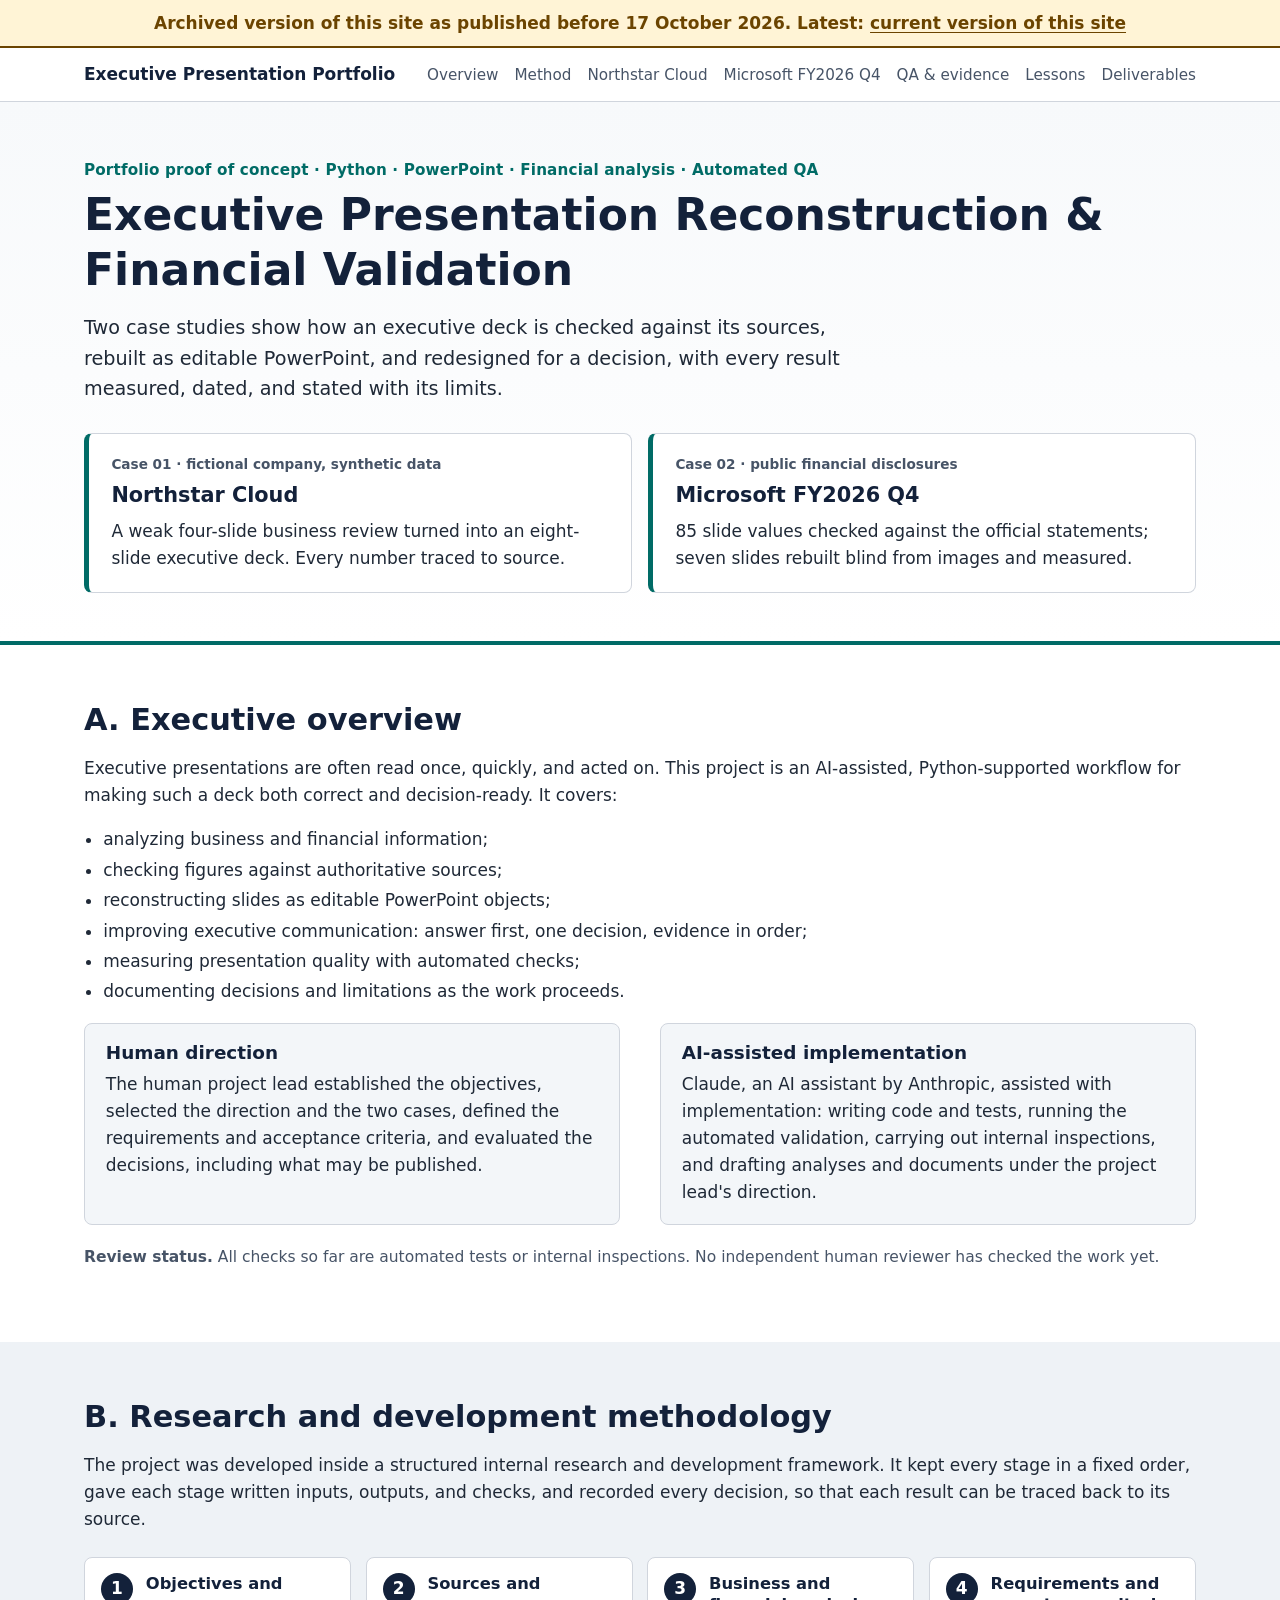
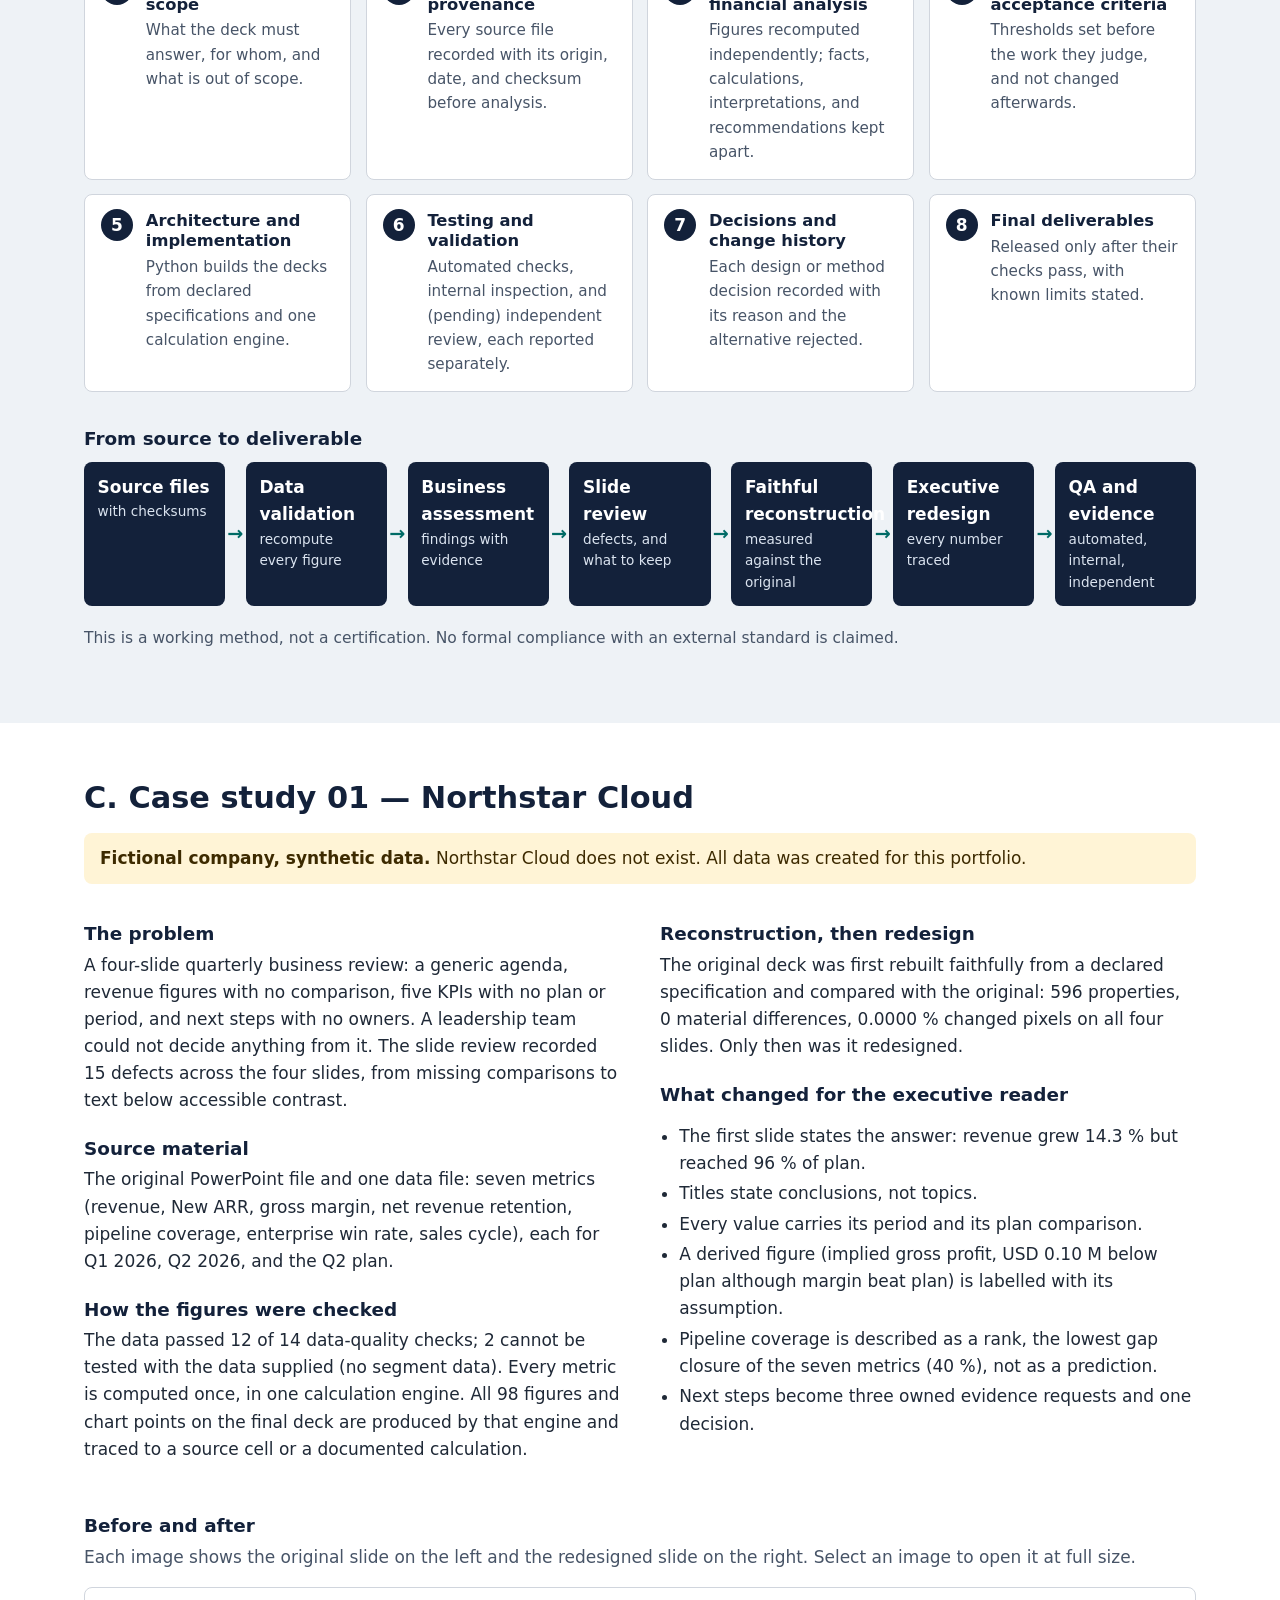
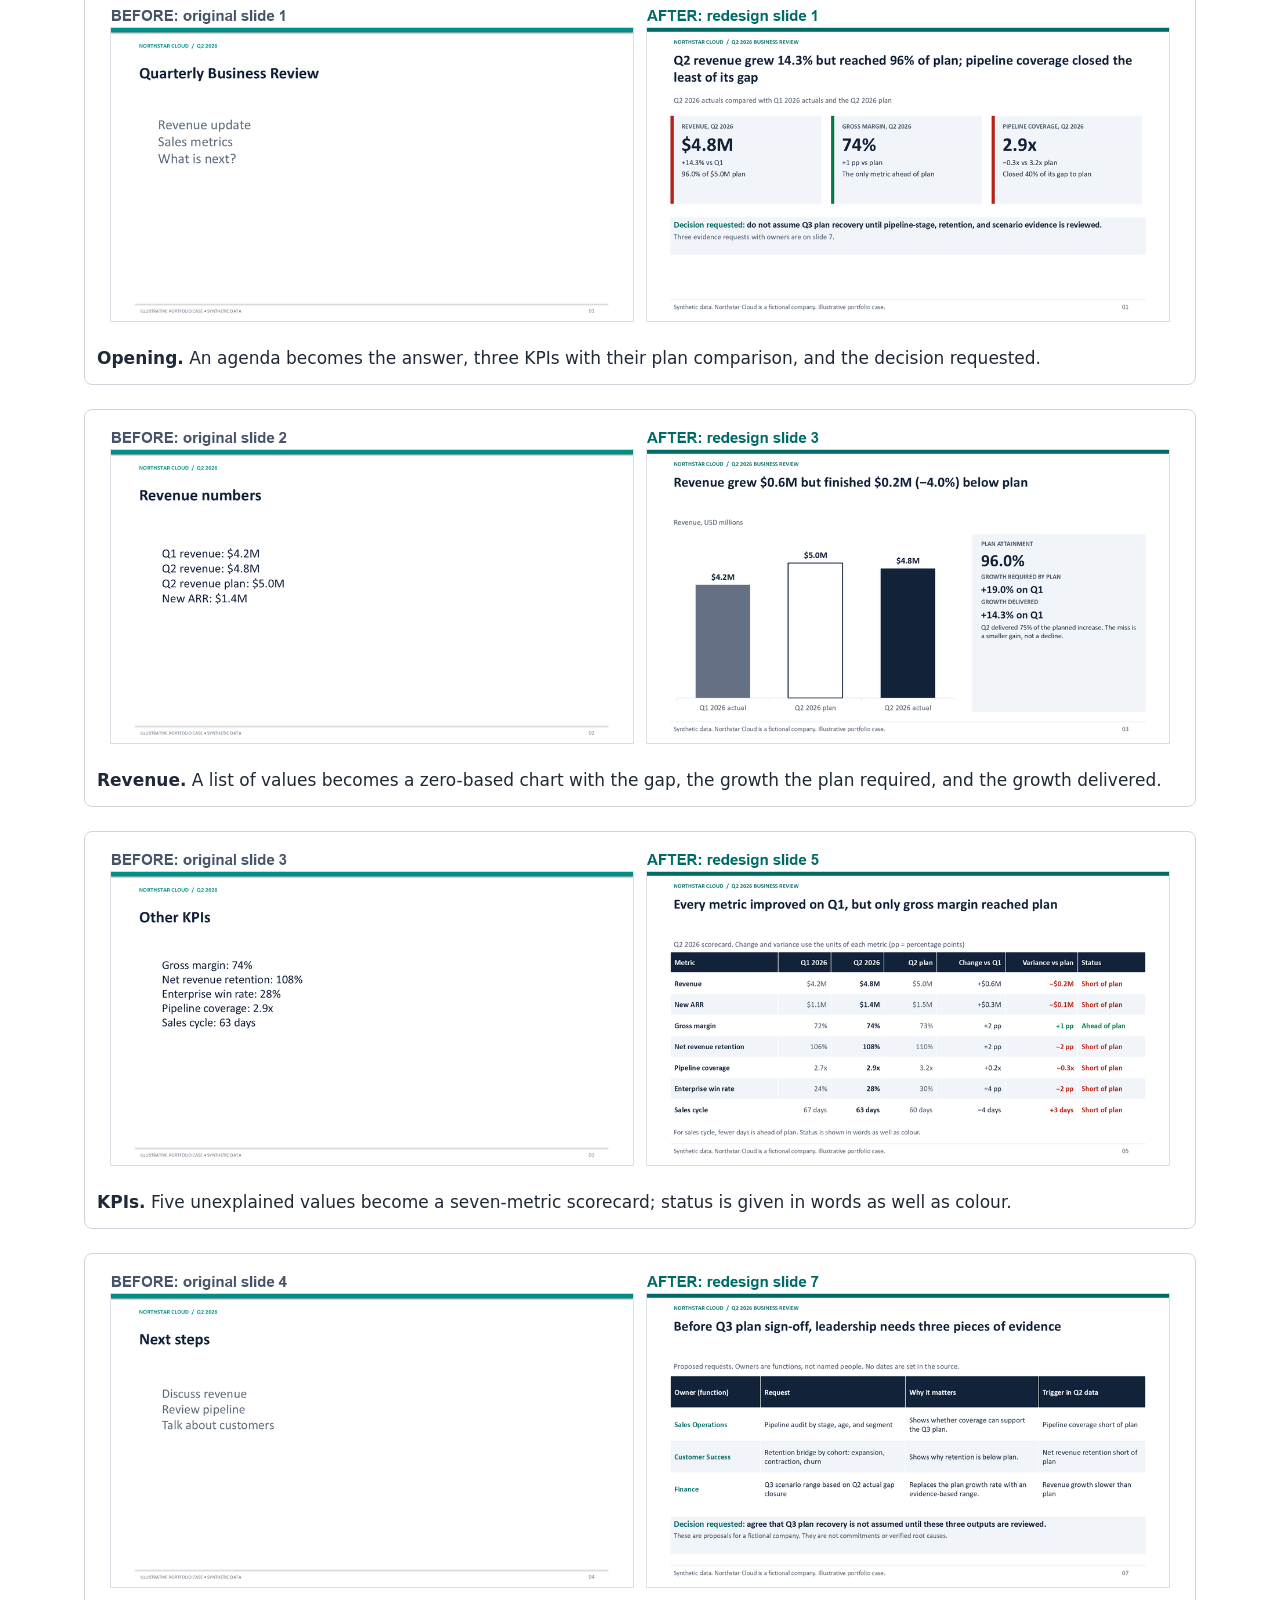
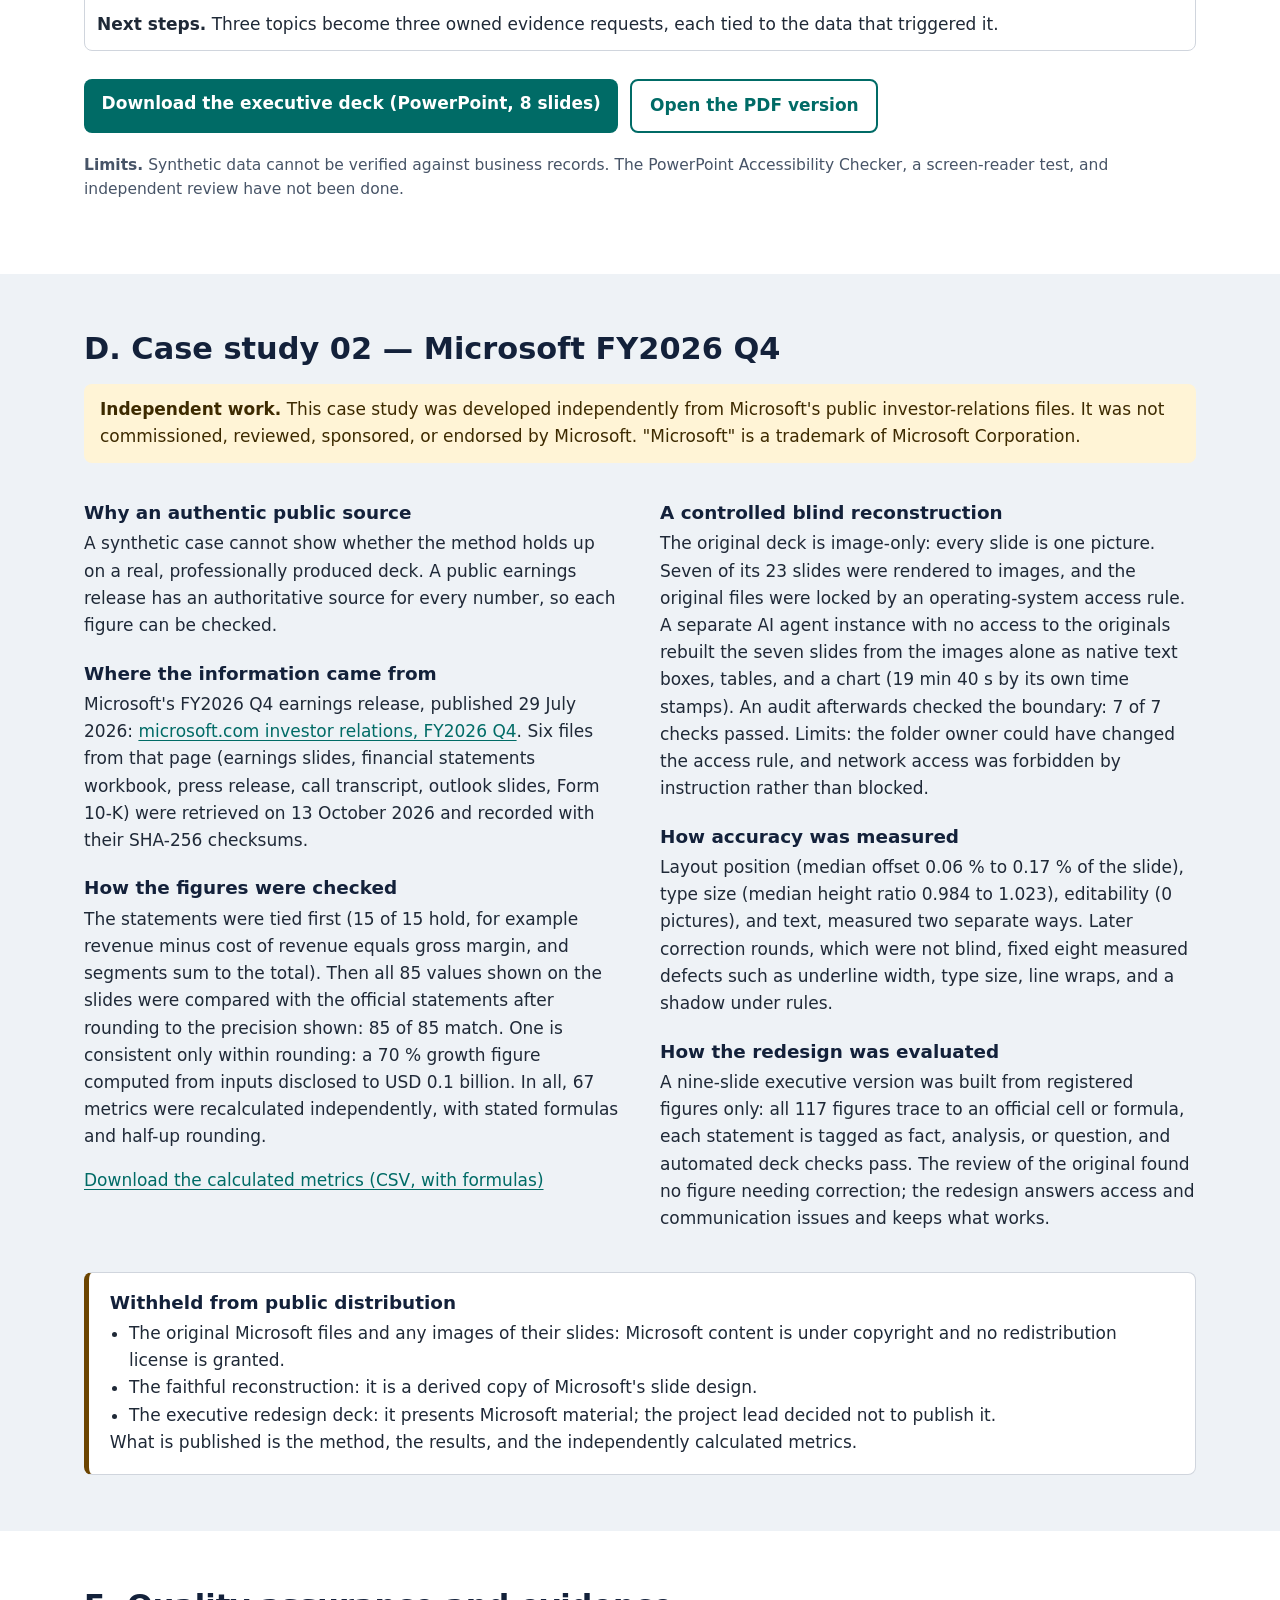
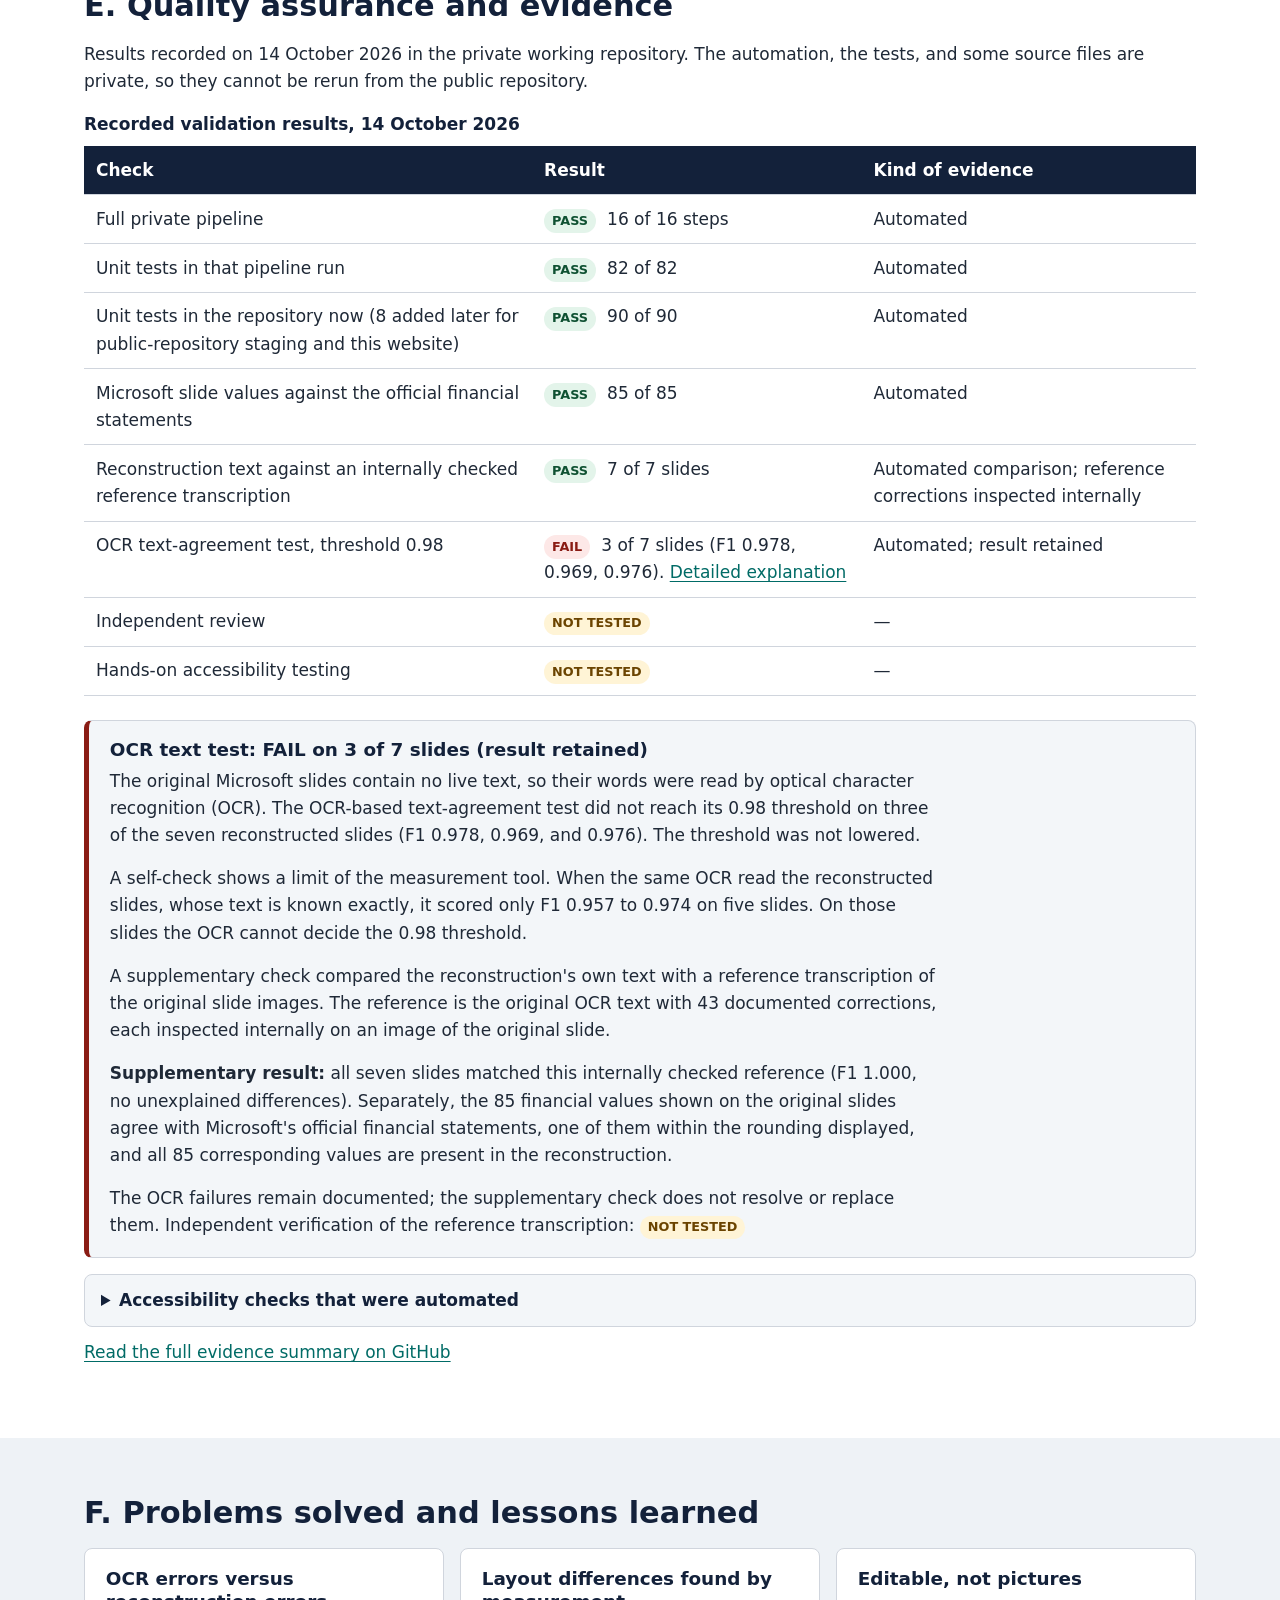
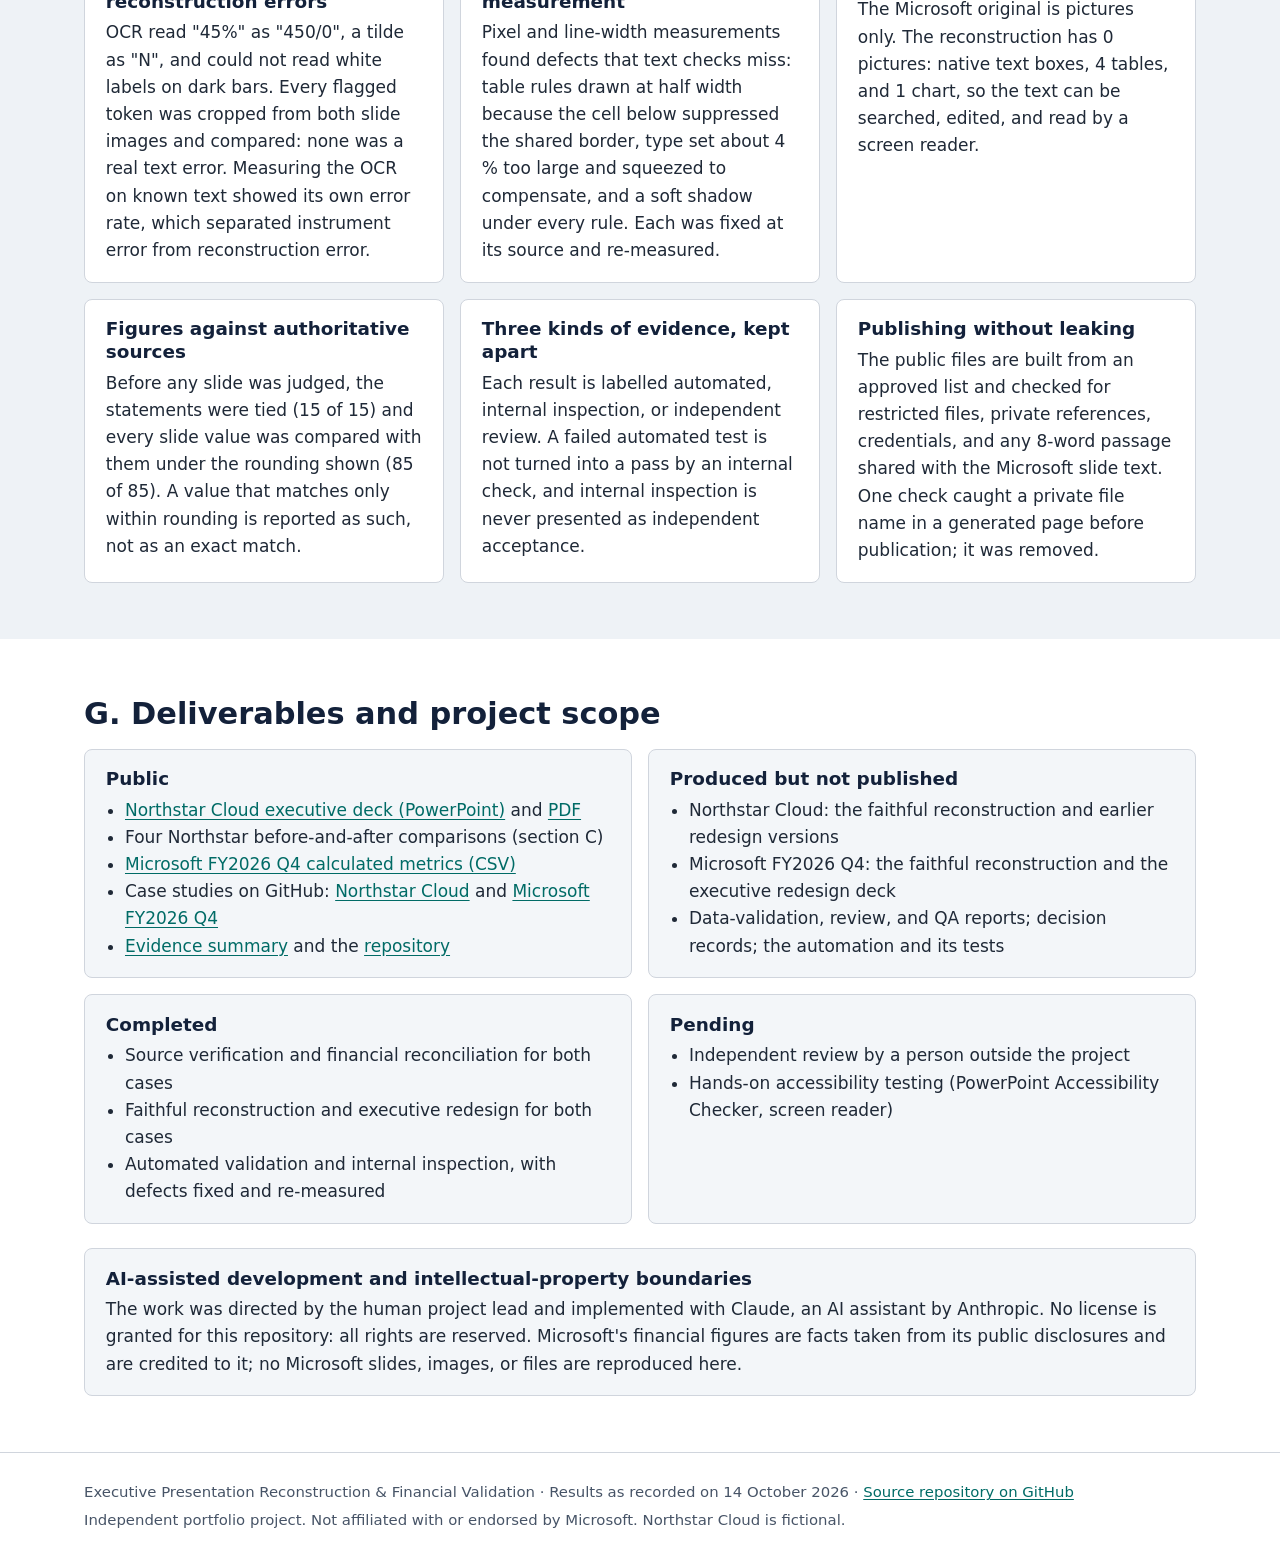
<file: docs/v5/index.html>
<!doctype html>
<html lang="en">
<head>
<meta charset="utf-8">
<meta name="viewport" content="width=device-width, initial-scale=1">
<title>Executive Presentation Reconstruction &amp; Financial Validation</title>
<meta name="description" content="An AI-assisted, Python-supported portfolio: checking business and financial figures against authoritative sources, rebuilding editable PowerPoint slides, and improving executive communication, with recorded validation results and limits.">
<link rel="icon" href="data:image/svg+xml,%3Csvg%20xmlns%3D%27http%3A%2F%2Fwww.w3.org%2F2000%2Fsvg%27%20viewBox%3D%270%200%2032%2032%27%3E%3Crect%20width%3D%2732%27%20height%3D%2732%27%20rx%3D%276%27%20fill%3D%27%2313213a%27%2F%3E%3Cpath%20d%3D%27M8%2022V10h4v12zM14%2022v-8h4v8zM20%2022V6h4v16z%27%20fill%3D%27%23ffffff%27%2F%3E%3C%2Fsvg%3E">
<link rel="stylesheet" href="styles.css">
</head>
<body>
<a class="skip" href="#main">Skip to content</a>
<p class="archive-banner" role="note" style="margin:0;padding:0.6rem 1.25rem;background:#fff4d6;color:#6b4400;border-bottom:2px solid #6b4400;font-weight:600;text-align:center">Archived version of this site as published before 17 October 2026. Latest: <a href="../" style="color:#6b4400">current version of this site</a></p>

<header class="site-header">
  <div class="wrap header-inner">
    <p class="brand"><a href="#top">Executive Presentation Portfolio</a></p>
    <nav aria-label="Sections">
      <ul>
        <li><a href="#overview">Overview</a></li>
        <li><a href="#method">Method</a></li>
        <li><a href="#northstar">Northstar Cloud</a></li>
        <li><a href="#microsoft">Microsoft FY2026 Q4</a></li>
        <li><a href="#qa">QA &amp; evidence</a></li>
        <li><a href="#lessons">Lessons</a></li>
        <li><a href="#deliverables">Deliverables</a></li>
      </ul>
    </nav>
  </div>
</header>

<main id="main">

<section class="hero" id="top" aria-labelledby="title">
  <div class="wrap">
    <p class="eyebrow">Portfolio proof of concept · Python · PowerPoint · Financial analysis · Automated QA</p>
    <h1 id="title">Executive Presentation Reconstruction &amp; Financial Validation</h1>
    <p class="lead">Two case studies show how an executive deck is checked against its sources, rebuilt as editable PowerPoint, and redesigned for a decision, with every result measured, dated, and stated with its limits.</p>
    <div class="cards">
      <a class="card" href="#northstar">
        <span class="card-kicker">Case 01 · fictional company, synthetic data</span>
        <span class="card-title">Northstar Cloud</span>
        <span class="card-text">A weak four-slide business review turned into an eight-slide executive deck. Every number traced to source.</span>
      </a>
      <a class="card" href="#microsoft">
        <span class="card-kicker">Case 02 · public financial disclosures</span>
        <span class="card-title">Microsoft FY2026 Q4</span>
        <span class="card-text">85 slide values checked against the official statements; seven slides rebuilt blind from images and measured.</span>
      </a>
    </div>
  </div>
</section>

<section id="overview" aria-labelledby="h-overview">
  <div class="wrap">
    <h2 id="h-overview">A. Executive overview</h2>
    <p>Executive presentations are often read once, quickly, and acted on. This project is an AI-assisted, Python-supported workflow for making such a deck both correct and decision-ready. It covers:</p>
    <ul class="ticks">
      <li>analyzing business and financial information;</li>
      <li>checking figures against authoritative sources;</li>
      <li>reconstructing slides as editable PowerPoint objects;</li>
      <li>improving executive communication: answer first, one decision, evidence in order;</li>
      <li>measuring presentation quality with automated checks;</li>
      <li>documenting decisions and limitations as the work proceeds.</li>
    </ul>
    <div class="split">
      <div class="panel">
        <h3>Human direction</h3>
        <p>The human project lead established the objectives, selected the direction and the two cases, defined the requirements and acceptance criteria, and evaluated the decisions, including what may be published.</p>
      </div>
      <div class="panel">
        <h3>AI-assisted implementation</h3>
        <p>Claude, an AI assistant by Anthropic, assisted with implementation: writing code and tests, running the automated validation, carrying out internal inspections, and drafting analyses and documents under the project lead's direction.</p>
      </div>
    </div>
    <p class="note"><strong>Review status.</strong> All checks so far are automated tests or internal inspections. No independent human reviewer has checked the work yet.</p>
  </div>
</section>

<section id="method" class="alt" aria-labelledby="h-method">
  <div class="wrap">
    <h2 id="h-method">B. Research and development methodology</h2>
    <p>The project was developed inside a structured internal research and development framework. It kept every stage in a fixed order, gave each stage written inputs, outputs, and checks, and recorded every decision, so that each result can be traced back to its source.</p>
    <ol class="timeline">
      <li><span class="step">1</span><div><h3>Objectives and scope</h3><p>What the deck must answer, for whom, and what is out of scope.</p></div></li>
      <li><span class="step">2</span><div><h3>Sources and provenance</h3><p>Every source file recorded with its origin, date, and checksum before analysis.</p></div></li>
      <li><span class="step">3</span><div><h3>Business and financial analysis</h3><p>Figures recomputed independently; facts, calculations, interpretations, and recommendations kept apart.</p></div></li>
      <li><span class="step">4</span><div><h3>Requirements and acceptance criteria</h3><p>Thresholds set before the work they judge, and not changed afterwards.</p></div></li>
      <li><span class="step">5</span><div><h3>Architecture and implementation</h3><p>Python builds the decks from declared specifications and one calculation engine.</p></div></li>
      <li><span class="step">6</span><div><h3>Testing and validation</h3><p>Automated checks, internal inspection, and (pending) independent review, each reported separately.</p></div></li>
      <li><span class="step">7</span><div><h3>Decisions and change history</h3><p>Each design or method decision recorded with its reason and the alternative rejected.</p></div></li>
      <li><span class="step">8</span><div><h3>Final deliverables</h3><p>Released only after their checks pass, with known limits stated.</p></div></li>
    </ol>
    <h3 class="sub">From source to deliverable</h3>
    <ol class="flow" aria-label="Workflow from source to deliverable">
      <li>Source files<small>with checksums</small></li>
      <li>Data validation<small>recompute every figure</small></li>
      <li>Business assessment<small>findings with evidence</small></li>
      <li>Slide review<small>defects, and what to keep</small></li>
      <li>Faithful reconstruction<small>measured against the original</small></li>
      <li>Executive redesign<small>every number traced</small></li>
      <li>QA and evidence<small>automated, internal, independent</small></li>
    </ol>
    <p class="note">This is a working method, not a certification. No formal compliance with an external standard is claimed.</p>
  </div>
</section>

<section id="northstar" aria-labelledby="h-northstar">
  <div class="wrap">
    <h2 id="h-northstar">C. Case study 01 — Northstar Cloud</h2>
    <p class="disclosure"><strong>Fictional company, synthetic data.</strong> Northstar Cloud does not exist. All data was created for this portfolio.</p>
    <div class="split">
      <div>
        <h3>The problem</h3>
        <p>A four-slide quarterly business review: a generic agenda, revenue figures with no comparison, five KPIs with no plan or period, and next steps with no owners. A leadership team could not decide anything from it. The slide review recorded 15 defects across the four slides, from missing comparisons to text below accessible contrast.</p>
        <h3>Source material</h3>
        <p>The original PowerPoint file and one data file: seven metrics (revenue, New ARR, gross margin, net revenue retention, pipeline coverage, enterprise win rate, sales cycle), each for Q1 2026, Q2 2026, and the Q2 plan.</p>
        <h3>How the figures were checked</h3>
        <p>The data passed 12 of 14 data-quality checks; 2 cannot be tested with the data supplied (no segment data). Every metric is computed once, in one calculation engine. All 98 figures and chart points on the final deck are produced by that engine and traced to a source cell or a documented calculation.</p>
      </div>
      <div>
        <h3>Reconstruction, then redesign</h3>
        <p>The original deck was first rebuilt faithfully from a declared specification and compared with the original: 596 properties, 0 material differences, 0.0000 % changed pixels on all four slides. Only then was it redesigned.</p>
        <h3>What changed for the executive reader</h3>
        <ul class="ticks">
          <li>The first slide states the answer: revenue grew 14.3 % but reached 96 % of plan.</li>
          <li>Titles state conclusions, not topics.</li>
          <li>Every value carries its period and its plan comparison.</li>
          <li>A derived figure (implied gross profit, USD 0.10 M below plan although margin beat plan) is labelled with its assumption.</li>
          <li>Pipeline coverage is described as a rank, the lowest gap closure of the seven metrics (40 %), not as a prediction.</li>
          <li>Next steps become three owned evidence requests and one decision.</li>
        </ul>
      </div>
    </div>

    <h3 class="sub">Before and after</h3>
    <p class="hint">Each image shows the original slide on the left and the redesigned slide on the right. Select an image to open it at full size.</p>
    <div class="compare">
      <figure>
        <a href="assets/northstar/before_after/01_opening.png"><img src="assets/northstar/before_after/01_opening.png" width="1872" height="578" loading="lazy" alt="Before: original slide 1, an agenda titled Quarterly Business Review listing Revenue update, Sales metrics, and What is next. After: redesigned slide 1 with the title Q2 revenue grew 14.3% but reached 96% of plan; three KPI tiles for revenue ($4.8M), gross margin (74%), and pipeline coverage (2.9x); and a decision request."><span class="sr-only"> Opens the full-size image.</span></a>
        <figcaption><strong>Opening.</strong> An agenda becomes the answer, three KPIs with their plan comparison, and the decision requested.</figcaption>
      </figure>
      <figure>
        <a href="assets/northstar/before_after/02_revenue.png"><img src="assets/northstar/before_after/02_revenue.png" width="1872" height="578" loading="lazy" alt="Before: original slide 2, Revenue numbers, a text list of Q1 revenue $4.2M, Q2 revenue $4.8M, plan $5.0M, and New ARR $1.4M. After: redesigned slide 3, Revenue grew $0.6M but finished $0.2M below plan, with a zero-based column chart of Q1 actual, Q2 plan, and Q2 actual, and a panel showing 96.0% plan attainment, 19.0% growth required, and 14.3% delivered."><span class="sr-only"> Opens the full-size image.</span></a>
        <figcaption><strong>Revenue.</strong> A list of values becomes a zero-based chart with the gap, the growth the plan required, and the growth delivered.</figcaption>
      </figure>
      <figure>
        <a href="assets/northstar/before_after/03_kpis.png"><img src="assets/northstar/before_after/03_kpis.png" width="1872" height="578" loading="lazy" alt="Before: original slide 3, Other KPIs, five values without period or plan. After: redesigned slide 5, Every metric improved on Q1, but only gross margin reached plan, a scorecard table of seven metrics with Q1, Q2, plan, change, variance, and status in words."><span class="sr-only"> Opens the full-size image.</span></a>
        <figcaption><strong>KPIs.</strong> Five unexplained values become a seven-metric scorecard; status is given in words as well as colour.</figcaption>
      </figure>
      <figure>
        <a href="assets/northstar/before_after/04_next_steps.png"><img src="assets/northstar/before_after/04_next_steps.png" width="1872" height="578" loading="lazy" alt="Before: original slide 4, Next steps, listing Discuss revenue, Review pipeline, and Talk about customers. After: redesigned slide 7, Before Q3 plan sign-off, leadership needs three pieces of evidence, a table of owner function, request, reason, and trigger, with a decision request."><span class="sr-only"> Opens the full-size image.</span></a>
        <figcaption><strong>Next steps.</strong> Three topics become three owned evidence requests, each tied to the data that triggered it.</figcaption>
      </figure>
    </div>

    <div class="downloads" role="group" aria-label="Northstar Cloud downloads">
      <a class="button" href="assets/northstar/executive_revenue_review_v5.pptx" download>Download the executive deck (PowerPoint, 8 slides)</a>
      <a class="button secondary" href="assets/northstar/executive_revenue_review_v5.pdf">Open the PDF version</a>
    </div>
    <p class="note"><strong>Limits.</strong> Synthetic data cannot be verified against business records. The PowerPoint Accessibility Checker, a screen-reader test, and independent review have not been done.</p>
  </div>
</section>

<section id="microsoft" class="alt" aria-labelledby="h-microsoft">
  <div class="wrap">
    <h2 id="h-microsoft">D. Case study 02 — Microsoft FY2026 Q4</h2>
    <p class="disclosure"><strong>Independent work.</strong> This case study was developed independently from Microsoft's public investor-relations files. It was not commissioned, reviewed, sponsored, or endorsed by Microsoft. "Microsoft" is a trademark of Microsoft Corporation.</p>
    <div class="split">
      <div>
        <h3>Why an authentic public source</h3>
        <p>A synthetic case cannot show whether the method holds up on a real, professionally produced deck. A public earnings release has an authoritative source for every number, so each figure can be checked.</p>
        <h3>Where the information came from</h3>
        <p>Microsoft's FY2026 Q4 earnings release, published 29 July 2026: <a href="https://www.microsoft.com/en-us/investor/earnings/fy-2026-q4/press-release-webcast">microsoft.com investor relations, FY2026 Q4</a>. Six files from that page (earnings slides, financial statements workbook, press release, call transcript, outlook slides, Form 10-K) were retrieved on 13 October 2026 and recorded with their SHA-256 checksums.</p>
        <h3>How the figures were checked</h3>
        <p>The statements were tied first (15 of 15 hold, for example revenue minus cost of revenue equals gross margin, and segments sum to the total). Then all 85 values shown on the slides were compared with the official statements after rounding to the precision shown: 85 of 85 match. One is consistent only within rounding: a 70 % growth figure computed from inputs disclosed to USD 0.1 billion. In all, 67 metrics were recalculated independently, with stated formulas and half-up rounding.</p>
        <p><a href="assets/microsoft_fy2026_q4_calculated_metrics.csv">Download the calculated metrics (CSV, with formulas)</a></p>
      </div>
      <div>
        <h3>A controlled blind reconstruction</h3>
        <p>The original deck is image-only: every slide is one picture. Seven of its 23 slides were rendered to images, and the original files were locked by an operating-system access rule. A separate AI agent instance with no access to the originals rebuilt the seven slides from the images alone as native text boxes, tables, and a chart (19 min 40 s by its own time stamps). An audit afterwards checked the boundary: 7 of 7 checks passed. Limits: the folder owner could have changed the access rule, and network access was forbidden by instruction rather than blocked.</p>
        <h3>How accuracy was measured</h3>
        <p>Layout position (median offset 0.06 % to 0.17 % of the slide), type size (median height ratio 0.984 to 1.023), editability (0 pictures), and text, measured two separate ways. Later correction rounds, which were not blind, fixed eight measured defects such as underline width, type size, line wraps, and a shadow under rules.</p>
        <h3>How the redesign was evaluated</h3>
        <p>A nine-slide executive version was built from registered figures only: all 117 figures trace to an official cell or formula, each statement is tagged as fact, analysis, or question, and automated deck checks pass. The review of the original found no figure needing correction; the redesign answers access and communication issues and keeps what works.</p>
      </div>
    </div>
    <div class="panel withheld">
      <h3>Withheld from public distribution</h3>
      <ul>
        <li>The original Microsoft files and any images of their slides: Microsoft content is under copyright and no redistribution license is granted.</li>
        <li>The faithful reconstruction: it is a derived copy of Microsoft's slide design.</li>
        <li>The executive redesign deck: it presents Microsoft material; the project lead decided not to publish it.</li>
      </ul>
      <p>What is published is the method, the results, and the independently calculated metrics.</p>
    </div>
  </div>
</section>

<section id="qa" aria-labelledby="h-qa">
  <div class="wrap">
    <h2 id="h-qa">E. Quality assurance and evidence</h2>
    <p>Results recorded on 14 October 2026 in the private working repository. The automation, the tests, and some source files are private, so they cannot be rerun from the public repository.</p>
    <div class="table-scroll">
      <table>
        <caption>Recorded validation results, 14 October 2026</caption>
        <thead>
          <tr><th scope="col">Check</th><th scope="col">Result</th><th scope="col">Kind of evidence</th></tr>
        </thead>
        <tbody>
          <tr><td data-label="Check">Full private pipeline</td><td data-label="Result"><span class="badge pass">PASS</span> 16 of 16 steps</td><td data-label="Kind of evidence">Automated</td></tr>
          <tr><td data-label="Check">Unit tests in that pipeline run</td><td data-label="Result"><span class="badge pass">PASS</span> 82 of 82</td><td data-label="Kind of evidence">Automated</td></tr>
          <tr><td data-label="Check">Unit tests in the repository now (8 added later for public-repository staging and this website)</td><td data-label="Result"><span class="badge pass">PASS</span> 90 of 90</td><td data-label="Kind of evidence">Automated</td></tr>
          <tr><td data-label="Check">Microsoft slide values against the official financial statements</td><td data-label="Result"><span class="badge pass">PASS</span> 85 of 85</td><td data-label="Kind of evidence">Automated</td></tr>
          <tr><td data-label="Check">Reconstruction text against an internally checked reference transcription</td><td data-label="Result"><span class="badge pass">PASS</span> 7 of 7 slides</td><td data-label="Kind of evidence">Automated comparison; reference corrections inspected internally</td></tr>
          <tr><td data-label="Check">OCR text-agreement test, threshold 0.98</td><td data-label="Result"><span class="badge fail">FAIL</span> 3 of 7 slides (F1 0.978, 0.969, 0.976). <a href="#ocr-test">Detailed explanation</a></td><td data-label="Kind of evidence">Automated; result retained</td></tr>
          <tr><td data-label="Check">Independent review</td><td data-label="Result"><span class="badge open">NOT TESTED</span></td><td data-label="Kind of evidence">—</td></tr>
          <tr><td data-label="Check">Hands-on accessibility testing</td><td data-label="Result"><span class="badge open">NOT TESTED</span></td><td data-label="Kind of evidence">—</td></tr>
        </tbody>
      </table>
    </div>
    <article class="panel ocr-explain" id="ocr-test" aria-labelledby="h-ocr-test">
      <h3 id="h-ocr-test">OCR text test: FAIL on 3 of 7 slides (result retained)</h3>
      <p>The original Microsoft slides contain no live text, so their words were read by optical character recognition (OCR). The OCR-based text-agreement test did not reach its 0.98 threshold on three of the seven reconstructed slides (F1 0.978, 0.969, and 0.976). The threshold was not lowered.</p>
      <p>A self-check shows a limit of the measurement tool. When the same OCR read the reconstructed slides, whose text is known exactly, it scored only F1 0.957 to 0.974 on five slides. On those slides the OCR cannot decide the 0.98 threshold.</p>
      <p>A supplementary check compared the reconstruction's own text with a reference transcription of the original slide images. The reference is the original OCR text with 43 documented corrections, each inspected internally on an image of the original slide.</p>
      <p><strong>Supplementary result:</strong> all seven slides matched this internally checked reference (F1 1.000, no unexplained differences). Separately, the 85 financial values shown on the original slides agree with Microsoft's official financial statements, one of them within the rounding displayed, and all 85 corresponding values are present in the reconstruction.</p>
      <p>The OCR failures remain documented; the supplementary check does not resolve or replace them. Independent verification of the reference transcription: <span class="badge open">NOT TESTED</span></p>
    </article>
    <details>
      <summary>Accessibility checks that were automated</summary>
      <p>Text size, contrast, slide titles, the start of the reading order, descriptions on charts and tables, and the document title and language were checked by script on both executive decks and pass. These checks do not replace the PowerPoint Accessibility Checker or a screen-reader test, which have not been run.</p>
    </details>
    <p><a href="https://github.com/JK0321/executive-presentation-reconstruction-portfolio/blob/bf6cd852ae863d05b76c93f8c17bf695c53a415c/EVIDENCE.md">Read the full evidence summary on GitHub</a></p>
  </div>
</section>

<section id="lessons" class="alt" aria-labelledby="h-lessons">
  <div class="wrap">
    <h2 id="h-lessons">F. Problems solved and lessons learned</h2>
    <div class="grid">
      <article class="panel">
        <h3>OCR errors versus reconstruction errors</h3>
        <p>OCR read "45%" as "450/0", a tilde as "N", and could not read white labels on dark bars. Every flagged token was cropped from both slide images and compared: none was a real text error. Measuring the OCR on known text showed its own error rate, which separated instrument error from reconstruction error.</p>
      </article>
      <article class="panel">
        <h3>Layout differences found by measurement</h3>
        <p>Pixel and line-width measurements found defects that text checks miss: table rules drawn at half width because the cell below suppressed the shared border, type set about 4 % too large and squeezed to compensate, and a soft shadow under every rule. Each was fixed at its source and re-measured.</p>
      </article>
      <article class="panel">
        <h3>Editable, not pictures</h3>
        <p>The Microsoft original is pictures only. The reconstruction has 0 pictures: native text boxes, 4 tables, and 1 chart, so the text can be searched, edited, and read by a screen reader.</p>
      </article>
      <article class="panel">
        <h3>Figures against authoritative sources</h3>
        <p>Before any slide was judged, the statements were tied (15 of 15) and every slide value was compared with them under the rounding shown (85 of 85). A value that matches only within rounding is reported as such, not as an exact match.</p>
      </article>
      <article class="panel">
        <h3>Three kinds of evidence, kept apart</h3>
        <p>Each result is labelled automated, internal inspection, or independent review. A failed automated test is not turned into a pass by an internal check, and internal inspection is never presented as independent acceptance.</p>
      </article>
      <article class="panel">
        <h3>Publishing without leaking</h3>
        <p>The public files are built from an approved list and checked for restricted files, private references, credentials, and any 8-word passage shared with the Microsoft slide text. One check caught a private file name in a generated page before publication; it was removed.</p>
      </article>
    </div>
  </div>
</section>

<section id="deliverables" aria-labelledby="h-deliverables">
  <div class="wrap">
    <h2 id="h-deliverables">G. Deliverables and project scope</h2>
    <div class="grid two">
      <div class="panel">
        <h3>Public</h3>
        <ul>
          <li><a href="assets/northstar/executive_revenue_review_v5.pptx" download>Northstar Cloud executive deck (PowerPoint)</a> and <a href="assets/northstar/executive_revenue_review_v5.pdf">PDF</a></li>
          <li>Four Northstar before-and-after comparisons (section C)</li>
          <li><a href="assets/microsoft_fy2026_q4_calculated_metrics.csv">Microsoft FY2026 Q4 calculated metrics (CSV)</a></li>
          <li>Case studies on GitHub: <a href="https://github.com/JK0321/executive-presentation-reconstruction-portfolio/blob/bf6cd852ae863d05b76c93f8c17bf695c53a415c/case-studies/case_01_northstar_cloud.md">Northstar Cloud</a> and <a href="https://github.com/JK0321/executive-presentation-reconstruction-portfolio/blob/bf6cd852ae863d05b76c93f8c17bf695c53a415c/case-studies/case_02_microsoft_fy2026_q4.md">Microsoft FY2026 Q4</a></li>
          <li><a href="https://github.com/JK0321/executive-presentation-reconstruction-portfolio/blob/bf6cd852ae863d05b76c93f8c17bf695c53a415c/EVIDENCE.md">Evidence summary</a> and the <a href="https://github.com/JK0321/executive-presentation-reconstruction-portfolio">repository</a></li>
        </ul>
      </div>
      <div class="panel">
        <h3>Produced but not published</h3>
        <ul>
          <li>Northstar Cloud: the faithful reconstruction and earlier redesign versions</li>
          <li>Microsoft FY2026 Q4: the faithful reconstruction and the executive redesign deck</li>
          <li>Data-validation, review, and QA reports; decision records; the automation and its tests</li>
        </ul>
      </div>
      <div class="panel">
        <h3>Completed</h3>
        <ul>
          <li>Source verification and financial reconciliation for both cases</li>
          <li>Faithful reconstruction and executive redesign for both cases</li>
          <li>Automated validation and internal inspection, with defects fixed and re-measured</li>
        </ul>
      </div>
      <div class="panel">
        <h3>Pending</h3>
        <ul>
          <li>Independent review by a person outside the project</li>
          <li>Hands-on accessibility testing (PowerPoint Accessibility Checker, screen reader)</li>
        </ul>
      </div>
    </div>
    <div class="panel boundary">
      <h3>AI-assisted development and intellectual-property boundaries</h3>
      <p>The work was directed by the human project lead and implemented with Claude, an AI assistant by Anthropic. No license is granted for this repository: all rights are reserved. Microsoft's financial figures are facts taken from its public disclosures and are credited to it; no Microsoft slides, images, or files are reproduced here.</p>
    </div>
  </div>
</section>

</main>

<footer class="site-footer">
  <div class="wrap">
    <p>Executive Presentation Reconstruction &amp; Financial Validation · Results as recorded on 14 October 2026 · <a href="https://github.com/JK0321/executive-presentation-reconstruction-portfolio">Source repository on GitHub</a></p>
    <p>Independent portfolio project. Not affiliated with or endorsed by Microsoft. Northstar Cloud is fictional.</p>
  </div>
</footer>
</body>
</html>
</file>
<file: docs/styles.css>
/* Executive Presentation Portfolio — one stylesheet, no external fonts or scripts. */
:root {
  --navy: #13213a;      /* titles; 16.1:1 on white */
  --ink: #1f2937;       /* body text; 14.7:1 on white */
  --muted: #475467;     /* secondary text; 7.7:1 on white */
  --teal: #006b66;      /* accents and links; 6.4:1 on white */
  --teal-dark: #00524e; /* link hover */
  --rule: #d0d5dd;
  --panel: #f3f6f9;
  --alt: #eef2f6;
  --pass-bg: #e3f4ea; --pass-fg: #0f5132;
  --fail-bg: #fde8e7; --fail-fg: #8a1c14;
  --open-bg: #fff4d6; --open-fg: #6b4400;
  --focus: #1d4ed8;
  --radius: 8px;
  --wrap: 72rem;
}
* { box-sizing: border-box; }
html { scroll-behavior: auto; }
body {
  margin: 0;
  font-family: "Segoe UI", system-ui, -apple-system, Roboto, "Helvetica Neue", Arial, sans-serif;
  font-size: 1.0625rem;
  line-height: 1.6;
  color: var(--ink);
  background: #ffffff;
}
.wrap { max-width: var(--wrap); margin: 0 auto; padding: 0 1.25rem; }
h1, h2, h3 { color: var(--navy); line-height: 1.25; }
h1 { font-size: clamp(1.9rem, 4vw, 2.75rem); margin: 0.25rem 0 1rem; }
h2 { font-size: clamp(1.45rem, 2.6vw, 1.9rem); margin: 0 0 1rem; }
h3 { font-size: 1.15rem; margin: 1.4rem 0 0.4rem; }
h3.sub { margin-top: 2.2rem; }
p { margin: 0 0 1rem; }
a { color: var(--teal); text-underline-offset: 0.15em; }
a:hover { color: var(--teal-dark); }
:focus-visible { outline: 3px solid var(--focus); outline-offset: 3px; border-radius: 3px; }
img { max-width: 100%; height: auto; display: block; }
.sr-only { position: absolute; width: 1px; height: 1px; padding: 0; margin: -1px; overflow: hidden; clip-path: inset(50%); white-space: nowrap; border: 0; }

.skip {
  position: absolute; left: 0.75rem; top: -3rem;
  background: var(--navy); color: #ffffff; padding: 0.5rem 1rem; border-radius: var(--radius); z-index: 10;
}
.skip:focus { top: 0.75rem; color: #ffffff; }

/* Header and navigation */
.site-header { border-bottom: 1px solid var(--rule); background: #ffffff; position: sticky; top: 0; z-index: 5; }
.header-inner { display: flex; flex-wrap: wrap; align-items: center; justify-content: space-between; gap: 0.25rem 1.5rem; padding-top: 0.6rem; padding-bottom: 0.6rem; }
.brand { margin: 0; font-weight: 700; }
.brand a { color: var(--navy); text-decoration: none; }
nav ul { list-style: none; display: flex; flex-wrap: wrap; gap: 0.15rem 1rem; margin: 0; padding: 0; }
nav a { display: inline-block; padding: 0.3rem 0; color: var(--muted); text-decoration: none; font-size: 0.95rem; }
nav a:hover { color: var(--teal); text-decoration: underline; }

/* Sections */
section { padding: 3.5rem 0; scroll-margin-top: 5rem; }
section.alt { background: var(--alt); }
.hero { padding: 3.5rem 0 3rem; background: linear-gradient(180deg, #f7f9fb 0%, #ffffff 100%); border-bottom: 4px solid var(--teal); }
.eyebrow { color: var(--teal); font-weight: 600; font-size: 0.95rem; letter-spacing: 0.01em; margin: 0; }
.lead { font-size: 1.2rem; max-width: 48rem; color: var(--ink); }
.version-note { margin: 0.5rem 0 0; color: var(--muted); font-size: 0.95rem; }

/* Cards */
.cards { display: grid; grid-template-columns: repeat(auto-fit, minmax(18rem, 1fr)); gap: 1rem; margin-top: 1.75rem; }
.card { display: block; padding: 1.25rem 1.4rem; border: 1px solid var(--rule); border-left: 5px solid var(--teal); border-radius: var(--radius); background: #ffffff; text-decoration: none; color: var(--ink); }
.card:hover { border-color: var(--teal); }
.card-kicker { display: block; font-size: 0.85rem; color: var(--muted); font-weight: 600; }
.card-title { display: block; font-size: 1.3rem; font-weight: 700; color: var(--navy); margin: 0.2rem 0 0.35rem; }
.card-text { display: block; }

/* Panels and layout */
.split { display: grid; grid-template-columns: repeat(auto-fit, minmax(20rem, 1fr)); gap: 1.5rem 2.5rem; margin: 1rem 0; }
.grid { display: grid; grid-template-columns: repeat(auto-fit, minmax(17rem, 1fr)); gap: 1rem; }
.grid.two { grid-template-columns: repeat(2, minmax(0, 1fr)); }
.panel { background: var(--panel); border: 1px solid var(--rule); border-radius: var(--radius); padding: 1.1rem 1.3rem; }
section.alt .panel { background: #ffffff; }
.panel h3 { margin-top: 0; }
.panel ul { margin: 0; padding-left: 1.2rem; }
.panel p:last-child { margin-bottom: 0; }
.withheld { margin-top: 1.5rem; border-left: 5px solid var(--open-fg); }
.boundary { margin-top: 1.5rem; }
.ocr-explain { margin: 0.5rem 0 1rem; border-left: 5px solid var(--fail-fg); scroll-margin-top: 5rem; }
.ocr-explain p { max-width: 52rem; }
.note { color: var(--muted); font-size: 0.97rem; margin-top: 1.25rem; }
.disclosure { background: var(--open-bg); color: #3d2a00; border-radius: var(--radius); padding: 0.75rem 1rem; }
.hint { color: var(--muted); }
ul.ticks { padding-left: 1.2rem; }
ul.ticks li { margin: 0.2rem 0; }

/* Methodology timeline */
.timeline { list-style: none; padding: 0; margin: 1.5rem 0 0; display: grid; grid-template-columns: repeat(auto-fit, minmax(15rem, 1fr)); gap: 0.9rem; counter-reset: none; }
.timeline li { display: flex; gap: 0.8rem; background: #ffffff; border: 1px solid var(--rule); border-radius: var(--radius); padding: 0.9rem 1rem; }
.timeline .step { flex: 0 0 2rem; height: 2rem; border-radius: 50%; background: var(--navy); color: #ffffff; font-weight: 700; display: flex; align-items: center; justify-content: center; }
.timeline h3 { margin: 0.1rem 0 0.2rem; font-size: 1.02rem; }
.timeline p { margin: 0; font-size: 0.95rem; color: var(--muted); }

/* Source-to-deliverable flow: wrapped boxes; one row of seven with arrows on wide screens */
.flow { list-style: none; padding: 0; margin: 0.75rem 0 0; display: grid; grid-template-columns: repeat(auto-fit, minmax(9.5rem, 1fr)); gap: 0.6rem; }
.flow li { position: relative; background: var(--navy); color: #ffffff; border-radius: var(--radius); padding: 0.75rem 0.85rem; font-weight: 600; }
.flow li small { display: block; font-weight: 400; color: #dbe4f0; font-size: 0.85rem; }
@media (min-width: 64rem) {
  .flow { grid-template-columns: repeat(7, minmax(0, 1fr)); column-gap: 1.3rem; }
  .flow li:not(:last-child)::after { content: "→"; position: absolute; right: -1.15rem; top: 50%; transform: translateY(-50%); color: var(--teal); font-size: 1.2rem; font-weight: 700; line-height: 1; }
}

/* Before and after */
.compare { display: grid; gap: 1.5rem; margin-top: 1rem; }
figure { margin: 0; background: #ffffff; border: 1px solid var(--rule); border-radius: var(--radius); padding: 0.75rem; }
figure a { display: block; }
figcaption { margin-top: 0.6rem; color: var(--ink); }

/* Downloads */
.downloads { display: flex; flex-wrap: wrap; gap: 0.75rem; margin: 1.75rem 0 0.5rem; }
.button { display: inline-block; background: var(--teal); color: #ffffff; padding: 0.7rem 1.1rem; border-radius: var(--radius); text-decoration: none; font-weight: 600; }
.button:hover { background: var(--teal-dark); color: #ffffff; }
.button.secondary { background: #ffffff; color: var(--teal); border: 2px solid var(--teal); }
.button.secondary:hover { background: var(--panel); color: var(--teal-dark); }

/* Results table */
.table-scroll { overflow-x: auto; margin: 1rem 0 1.5rem; }
table { width: 100%; border-collapse: collapse; min-width: 36rem; background: #ffffff; }
caption { text-align: left; font-weight: 600; color: var(--navy); padding-bottom: 0.5rem; }
th, td { text-align: left; padding: 0.65rem 0.75rem; border-bottom: 1px solid var(--rule); vertical-align: top; }
thead th { background: var(--navy); color: #ffffff; }
.badge { display: inline-block; font-size: 0.8rem; font-weight: 700; padding: 0.1rem 0.5rem; border-radius: 999px; margin-right: 0.35rem; }
.badge.pass { background: var(--pass-bg); color: var(--pass-fg); }
.badge.fail { background: var(--fail-bg); color: var(--fail-fg); }
.badge.open { background: var(--open-bg); color: var(--open-fg); }
.badge.draft { background: var(--open-bg); color: var(--open-fg); border: 1px solid var(--open-fg); font-size: 0.85rem; }

/* Working standard: status line, rule panels, Changed / Unchanged / Why record */
.status-line { font-weight: 600; color: var(--ink); }
.status-line .badge { vertical-align: 0.1em; }
.grid.rules { margin: 0.75rem 0 1.5rem; }
.grid.rules .panel h3 { font-size: 1.05rem; }
.cuw { margin: 0.75rem 0 1rem; display: grid; gap: 0.6rem; max-width: 52rem; }
.cuw div { display: grid; grid-template-columns: 8.5rem 1fr; gap: 0.75rem; background: var(--panel); border: 1px solid var(--rule); border-radius: var(--radius); padding: 0.65rem 0.9rem; }
.cuw dt { font-weight: 700; color: var(--navy); }
.cuw dd { margin: 0; }
.previous { margin-top: 1.25rem; border-left: 5px solid var(--muted); }
.status { margin: 0 0 1.5rem; border-left: 5px solid var(--teal); }
.status .grid.two { gap: 0.5rem 2rem; }
.status ul { margin-bottom: 0.5rem; }
.status li { margin: 0.25rem 0; }

details { border: 1px solid var(--rule); border-radius: var(--radius); padding: 0.75rem 1rem; margin: 0.75rem 0; background: var(--panel); }
summary { cursor: pointer; font-weight: 600; color: var(--navy); }
details[open] summary { margin-bottom: 0.6rem; }

/* Footer */
.site-footer { border-top: 1px solid var(--rule); padding: 1.5rem 0; color: var(--muted); font-size: 0.93rem; }
.site-footer p { margin: 0.25rem 0; }

@media (max-width: 46rem) {
  .grid.two { grid-template-columns: 1fr; }
}
@media (max-width: 40rem) {
  body { font-size: 1rem; }
  table { min-width: 0; }
  caption { display: block; width: 100%; }
  thead { position: absolute; width: 1px; height: 1px; overflow: hidden; clip-path: inset(50%); }
  table, tbody, tr, td { display: block; width: 100%; }
  tr { border-bottom: 1px solid var(--rule); padding: 0.5rem 0; }
  td { border: 0; padding: 0.2rem 0.25rem; }
  td::before { content: attr(data-label); display: block; font-size: 0.8rem; font-weight: 600; color: var(--muted); }
  .cuw div { grid-template-columns: 1fr; gap: 0.15rem; }
  .site-header { position: static; }
  nav ul { gap: 0.1rem 0.8rem; }
  section { padding: 2.5rem 0; }
}
@media print {
  .site-header, .skip, .downloads { display: none; }
  section { padding: 1rem 0; }
}
</file>
<file: docs/v5/styles.css>
/* Executive Presentation Portfolio — one stylesheet, no external fonts or scripts. */
:root {
  --navy: #13213a;      /* titles; 16.1:1 on white */
  --ink: #1f2937;       /* body text; 14.7:1 on white */
  --muted: #475467;     /* secondary text; 7.7:1 on white */
  --teal: #006b66;      /* accents and links; 6.4:1 on white */
  --teal-dark: #00524e; /* link hover */
  --rule: #d0d5dd;
  --panel: #f3f6f9;
  --alt: #eef2f6;
  --pass-bg: #e3f4ea; --pass-fg: #0f5132;
  --fail-bg: #fde8e7; --fail-fg: #8a1c14;
  --open-bg: #fff4d6; --open-fg: #6b4400;
  --focus: #1d4ed8;
  --radius: 8px;
  --wrap: 72rem;
}
* { box-sizing: border-box; }
html { scroll-behavior: auto; }
body {
  margin: 0;
  font-family: "Segoe UI", system-ui, -apple-system, Roboto, "Helvetica Neue", Arial, sans-serif;
  font-size: 1.0625rem;
  line-height: 1.6;
  color: var(--ink);
  background: #ffffff;
}
.wrap { max-width: var(--wrap); margin: 0 auto; padding: 0 1.25rem; }
h1, h2, h3 { color: var(--navy); line-height: 1.25; }
h1 { font-size: clamp(1.9rem, 4vw, 2.75rem); margin: 0.25rem 0 1rem; }
h2 { font-size: clamp(1.45rem, 2.6vw, 1.9rem); margin: 0 0 1rem; }
h3 { font-size: 1.15rem; margin: 1.4rem 0 0.4rem; }
h3.sub { margin-top: 2.2rem; }
p { margin: 0 0 1rem; }
a { color: var(--teal); text-underline-offset: 0.15em; }
a:hover { color: var(--teal-dark); }
:focus-visible { outline: 3px solid var(--focus); outline-offset: 3px; border-radius: 3px; }
img { max-width: 100%; height: auto; display: block; }
.sr-only { position: absolute; width: 1px; height: 1px; padding: 0; margin: -1px; overflow: hidden; clip-path: inset(50%); white-space: nowrap; border: 0; }

.skip {
  position: absolute; left: 0.75rem; top: -3rem;
  background: var(--navy); color: #ffffff; padding: 0.5rem 1rem; border-radius: var(--radius); z-index: 10;
}
.skip:focus { top: 0.75rem; color: #ffffff; }

/* Header and navigation */
.site-header { border-bottom: 1px solid var(--rule); background: #ffffff; position: sticky; top: 0; z-index: 5; }
.header-inner { display: flex; flex-wrap: wrap; align-items: center; justify-content: space-between; gap: 0.25rem 1.5rem; padding-top: 0.6rem; padding-bottom: 0.6rem; }
.brand { margin: 0; font-weight: 700; }
.brand a { color: var(--navy); text-decoration: none; }
nav ul { list-style: none; display: flex; flex-wrap: wrap; gap: 0.15rem 1rem; margin: 0; padding: 0; }
nav a { display: inline-block; padding: 0.3rem 0; color: var(--muted); text-decoration: none; font-size: 0.95rem; }
nav a:hover { color: var(--teal); text-decoration: underline; }

/* Sections */
section { padding: 3.5rem 0; scroll-margin-top: 5rem; }
section.alt { background: var(--alt); }
.hero { padding: 3.5rem 0 3rem; background: linear-gradient(180deg, #f7f9fb 0%, #ffffff 100%); border-bottom: 4px solid var(--teal); }
.eyebrow { color: var(--teal); font-weight: 600; font-size: 0.95rem; letter-spacing: 0.01em; margin: 0; }
.lead { font-size: 1.2rem; max-width: 48rem; color: var(--ink); }

/* Cards */
.cards { display: grid; grid-template-columns: repeat(auto-fit, minmax(18rem, 1fr)); gap: 1rem; margin-top: 1.75rem; }
.card { display: block; padding: 1.25rem 1.4rem; border: 1px solid var(--rule); border-left: 5px solid var(--teal); border-radius: var(--radius); background: #ffffff; text-decoration: none; color: var(--ink); }
.card:hover { border-color: var(--teal); }
.card-kicker { display: block; font-size: 0.85rem; color: var(--muted); font-weight: 600; }
.card-title { display: block; font-size: 1.3rem; font-weight: 700; color: var(--navy); margin: 0.2rem 0 0.35rem; }
.card-text { display: block; }

/* Panels and layout */
.split { display: grid; grid-template-columns: repeat(auto-fit, minmax(20rem, 1fr)); gap: 1.5rem 2.5rem; margin: 1rem 0; }
.grid { display: grid; grid-template-columns: repeat(auto-fit, minmax(17rem, 1fr)); gap: 1rem; }
.grid.two { grid-template-columns: repeat(2, minmax(0, 1fr)); }
.panel { background: var(--panel); border: 1px solid var(--rule); border-radius: var(--radius); padding: 1.1rem 1.3rem; }
section.alt .panel { background: #ffffff; }
.panel h3 { margin-top: 0; }
.panel ul { margin: 0; padding-left: 1.2rem; }
.panel p:last-child { margin-bottom: 0; }
.withheld { margin-top: 1.5rem; border-left: 5px solid var(--open-fg); }
.boundary { margin-top: 1.5rem; }
.ocr-explain { margin: 0.5rem 0 1rem; border-left: 5px solid var(--fail-fg); scroll-margin-top: 5rem; }
.ocr-explain p { max-width: 52rem; }
.note { color: var(--muted); font-size: 0.97rem; margin-top: 1.25rem; }
.disclosure { background: var(--open-bg); color: #3d2a00; border-radius: var(--radius); padding: 0.75rem 1rem; }
.hint { color: var(--muted); }
ul.ticks { padding-left: 1.2rem; }
ul.ticks li { margin: 0.2rem 0; }

/* Methodology timeline */
.timeline { list-style: none; padding: 0; margin: 1.5rem 0 0; display: grid; grid-template-columns: repeat(auto-fit, minmax(15rem, 1fr)); gap: 0.9rem; counter-reset: none; }
.timeline li { display: flex; gap: 0.8rem; background: #ffffff; border: 1px solid var(--rule); border-radius: var(--radius); padding: 0.9rem 1rem; }
.timeline .step { flex: 0 0 2rem; height: 2rem; border-radius: 50%; background: var(--navy); color: #ffffff; font-weight: 700; display: flex; align-items: center; justify-content: center; }
.timeline h3 { margin: 0.1rem 0 0.2rem; font-size: 1.02rem; }
.timeline p { margin: 0; font-size: 0.95rem; color: var(--muted); }

/* Source-to-deliverable flow: wrapped boxes; one row of seven with arrows on wide screens */
.flow { list-style: none; padding: 0; margin: 0.75rem 0 0; display: grid; grid-template-columns: repeat(auto-fit, minmax(9.5rem, 1fr)); gap: 0.6rem; }
.flow li { position: relative; background: var(--navy); color: #ffffff; border-radius: var(--radius); padding: 0.75rem 0.85rem; font-weight: 600; }
.flow li small { display: block; font-weight: 400; color: #dbe4f0; font-size: 0.85rem; }
@media (min-width: 64rem) {
  .flow { grid-template-columns: repeat(7, minmax(0, 1fr)); column-gap: 1.3rem; }
  .flow li:not(:last-child)::after { content: "→"; position: absolute; right: -1.15rem; top: 50%; transform: translateY(-50%); color: var(--teal); font-size: 1.2rem; font-weight: 700; line-height: 1; }
}

/* Before and after */
.compare { display: grid; gap: 1.5rem; margin-top: 1rem; }
figure { margin: 0; background: #ffffff; border: 1px solid var(--rule); border-radius: var(--radius); padding: 0.75rem; }
figure a { display: block; }
figcaption { margin-top: 0.6rem; color: var(--ink); }

/* Downloads */
.downloads { display: flex; flex-wrap: wrap; gap: 0.75rem; margin: 1.75rem 0 0.5rem; }
.button { display: inline-block; background: var(--teal); color: #ffffff; padding: 0.7rem 1.1rem; border-radius: var(--radius); text-decoration: none; font-weight: 600; }
.button:hover { background: var(--teal-dark); color: #ffffff; }
.button.secondary { background: #ffffff; color: var(--teal); border: 2px solid var(--teal); }
.button.secondary:hover { background: var(--panel); color: var(--teal-dark); }

/* Results table */
.table-scroll { overflow-x: auto; margin: 1rem 0 1.5rem; }
table { width: 100%; border-collapse: collapse; min-width: 36rem; background: #ffffff; }
caption { text-align: left; font-weight: 600; color: var(--navy); padding-bottom: 0.5rem; }
th, td { text-align: left; padding: 0.65rem 0.75rem; border-bottom: 1px solid var(--rule); vertical-align: top; }
thead th { background: var(--navy); color: #ffffff; }
.badge { display: inline-block; font-size: 0.8rem; font-weight: 700; padding: 0.1rem 0.5rem; border-radius: 999px; margin-right: 0.35rem; }
.badge.pass { background: var(--pass-bg); color: var(--pass-fg); }
.badge.fail { background: var(--fail-bg); color: var(--fail-fg); }
.badge.open { background: var(--open-bg); color: var(--open-fg); }

details { border: 1px solid var(--rule); border-radius: var(--radius); padding: 0.75rem 1rem; margin: 0.75rem 0; background: var(--panel); }
summary { cursor: pointer; font-weight: 600; color: var(--navy); }
details[open] summary { margin-bottom: 0.6rem; }

/* Footer */
.site-footer { border-top: 1px solid var(--rule); padding: 1.5rem 0; color: var(--muted); font-size: 0.93rem; }
.site-footer p { margin: 0.25rem 0; }

@media (max-width: 46rem) {
  .grid.two { grid-template-columns: 1fr; }
}
@media (max-width: 40rem) {
  body { font-size: 1rem; }
  table { min-width: 0; }
  caption { display: block; width: 100%; }
  thead { position: absolute; width: 1px; height: 1px; overflow: hidden; clip-path: inset(50%); }
  table, tbody, tr, td { display: block; width: 100%; }
  tr { border-bottom: 1px solid var(--rule); padding: 0.5rem 0; }
  td { border: 0; padding: 0.2rem 0.25rem; }
  td::before { content: attr(data-label); display: block; font-size: 0.8rem; font-weight: 600; color: var(--muted); }
  .site-header { position: static; }
  nav ul { gap: 0.1rem 0.8rem; }
  section { padding: 2.5rem 0; }
}
@media print {
  .site-header, .skip, .downloads { display: none; }
  section { padding: 1rem 0; }
}
</file>
